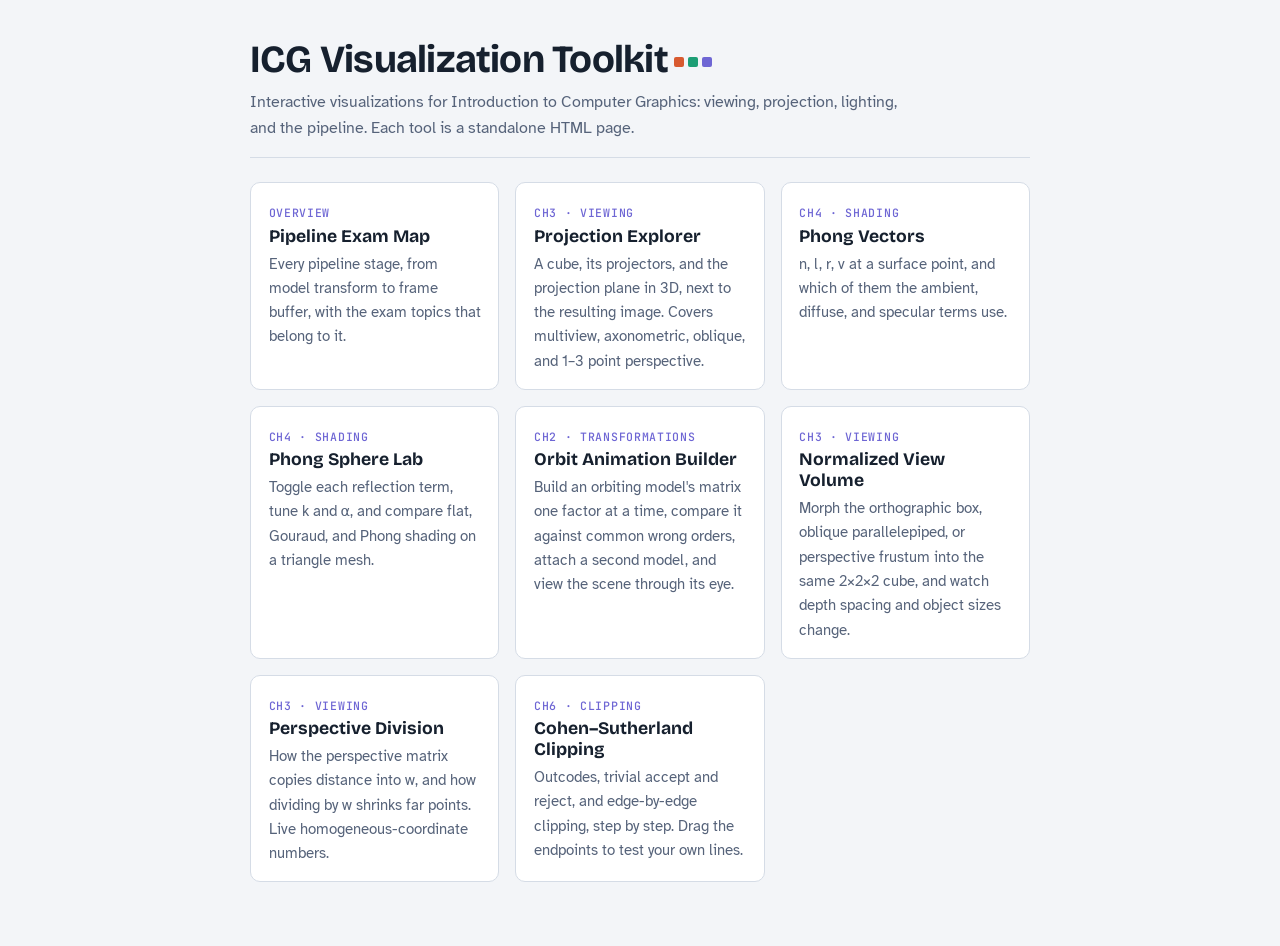
<file: index.html>
<!doctype html>
<html lang="en"><head><meta charset="utf-8"><meta name="viewport" content="width=device-width,initial-scale=1,viewport-fit=cover">
<title>ICG Visualization Toolkit</title>
<link rel="stylesheet" href="https://fonts.googleapis.com/css2?family=Bricolage+Grotesque:opsz,wght@12..96,500;12..96,700&family=Atkinson+Hyperlegible:wght@400;700&family=JetBrains+Mono:wght@400;500&display=swap">
<link rel="stylesheet" href="assets/common.css">
<style>
.grid{display:grid;grid-template-columns:repeat(auto-fit,minmax(240px,1fr));gap:1rem;margin-top:1.5rem}
.card{display:block;min-width:0;background:var(--panel);border:1px solid var(--rule);border-radius:10px;padding:1rem 1.1rem;color:var(--ink);text-decoration:none}
.card:hover,.card:focus-visible{border-color:var(--z);outline:none}
.card h3{font:700 1.1rem var(--display);margin:0 0 .3rem}
.card p{margin:0;font-size:.92rem;color:var(--muted)}
.tag{font:500 .72rem var(--mono);letter-spacing:.06em;text-transform:uppercase;color:var(--z)}
.ax{display:inline-flex;gap:4px;vertical-align:middle;margin-left:.4rem}.ax i{width:10px;height:10px;border-radius:2px;display:block}
</style></head><body><main>
<header>
  <h1>ICG Visualization Toolkit<span class="ax" aria-hidden="true"><i style="background:var(--x)"></i><i style="background:var(--y)"></i><i style="background:var(--z)"></i></span></h1>
  <p class="lede">Interactive visualizations for Introduction to Computer Graphics: viewing, projection, lighting, and the pipeline. Each tool is a standalone HTML page.</p>
</header>
<div class="grid">
  <a class="card" href="tools/pipeline-map.html"><span class="tag">Overview</span><h3>Pipeline Exam Map</h3><p>Every pipeline stage, from model transform to frame buffer, with the exam topics that belong to it.</p></a>
  <a class="card" href="tools/projection-explorer.html"><span class="tag">Ch3 · Viewing</span><h3>Projection Explorer</h3><p>A cube, its projectors, and the projection plane in 3D, next to the resulting image. Covers multiview, axonometric, oblique, and 1–3 point perspective.</p></a>
  <a class="card" href="tools/phong-vectors.html"><span class="tag">Ch4 · Shading</span><h3>Phong Vectors</h3><p>n, l, r, v at a surface point, and which of them the ambient, diffuse, and specular terms use.</p></a>
  <a class="card" href="tools/phong-sphere-lab.html"><span class="tag">Ch4 · Shading</span><h3>Phong Sphere Lab</h3><p>Toggle each reflection term, tune k and α, and compare flat, Gouraud, and Phong shading on a triangle mesh.</p></a>
  <a class="card" href="tools/orbit-animation.html"><span class="tag">Ch2 · Transformations</span><h3>Orbit Animation Builder</h3><p>Build an orbiting model's matrix one factor at a time, compare it against common wrong orders, attach a second model, and view the scene through its eye.</p></a>
  <a class="card" href="tools/normalized-volume.html"><span class="tag">Ch3 · Viewing</span><h3>Normalized View Volume</h3><p>Morph the orthographic box, oblique parallelepiped, or perspective frustum into the same 2×2×2 cube, and watch depth spacing and object sizes change.</p></a>
  <a class="card" href="tools/perspective-division.html"><span class="tag">Ch3 · Viewing</span><h3>Perspective Division</h3><p>How the perspective matrix copies distance into w, and how dividing by w shrinks far points. Live homogeneous-coordinate numbers.</p></a>
  <a class="card" href="tools/cohen-sutherland.html"><span class="tag">Ch6 · Clipping</span><h3>Cohen–Sutherland Clipping</h3><p>Outcodes, trivial accept and reject, and edge-by-edge clipping, step by step. Drag the endpoints to test your own lines.</p></a>
</div>
</main></body></html>
</file>
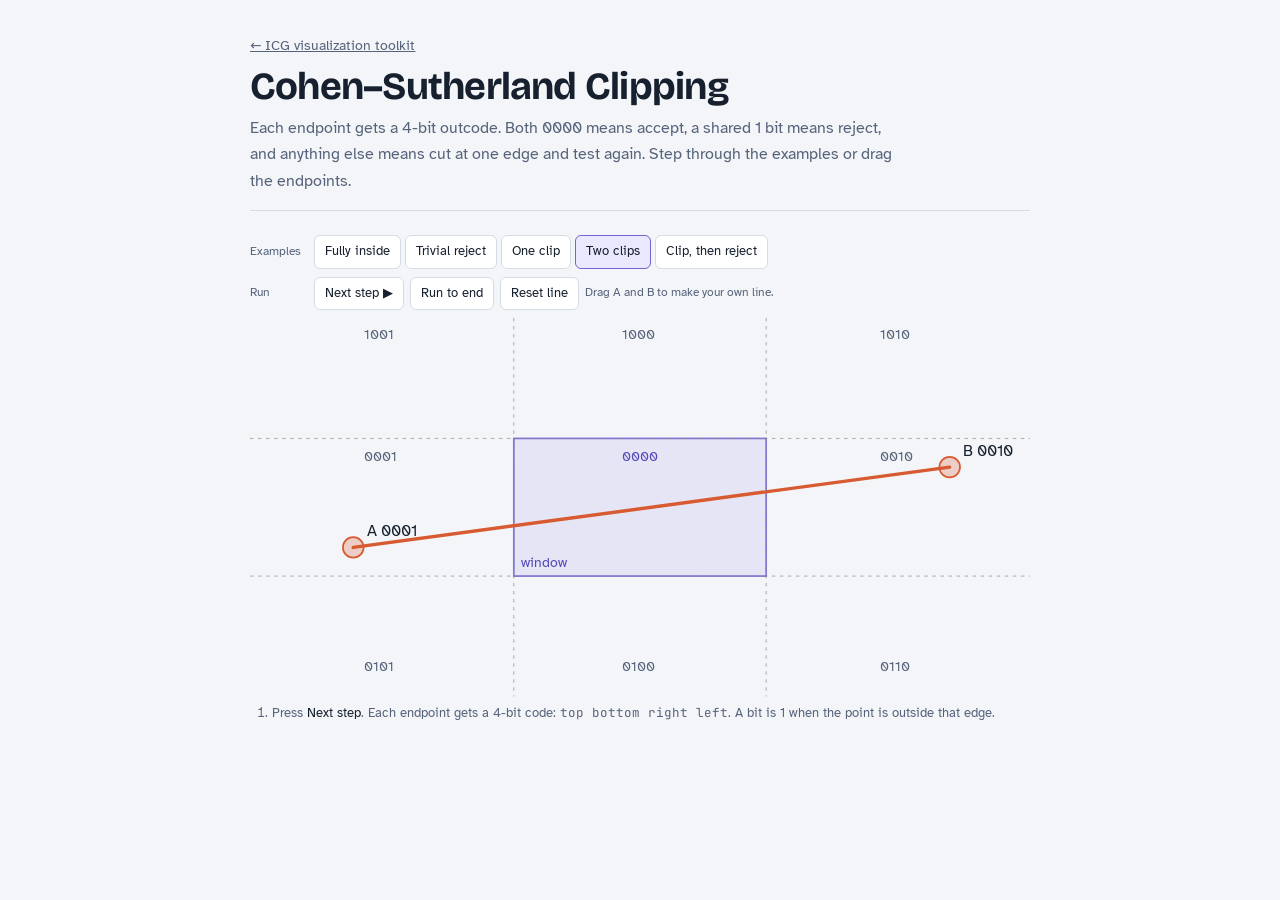
<file: tools/cohen-sutherland.html>
<!doctype html>
<html lang="en"><head><meta charset="utf-8"><meta name="viewport" content="width=device-width,initial-scale=1,viewport-fit=cover">
<title>Cohen–Sutherland Clipping</title>
<link rel="stylesheet" href="https://fonts.googleapis.com/css2?family=Bricolage+Grotesque:opsz,wght@12..96,500;12..96,700&family=Atkinson+Hyperlegible:wght@400;700&family=JetBrains+Mono:wght@400;500&display=swap">
<link rel="stylesheet" href="../assets/common.css">
<style>:root{--text-primary:var(--ink);--text-secondary:var(--muted);--border:var(--rule);--bg-accent:var(--hl);--text-accent:var(--ink);--border-accent:var(--z);--font-mono:var(--mono)}</style>
</head><body><main>
<header>
  <a class="back" href="../index.html">← ICG visualization toolkit</a>
  <h1>Cohen–Sutherland Clipping</h1>
  <p class="lede">Each endpoint gets a 4-bit outcode. Both 0000 means accept, a shared 1 bit means reject, and anything else means cut at one edge and test again. Step through the examples or drag the endpoints.</p>
</header>
<style>
.cs{font-size:14px;color:var(--text-primary)}
.cs .row{display:flex;flex-wrap:wrap;gap:6px;align-items:center;margin:8px 0}
.cs .lb{font-size:12px;color:var(--text-secondary);width:58px}
.cs button{font-size:13px;padding:5px 10px}
.cs button.on{background:var(--bg-accent);color:var(--text-accent);border-color:var(--border-accent)}
.cs .svgw{overflow-x:auto}.cs .svgw svg{display:block;width:100%;min-width:560px;touch-action:none}
.cs ol{margin:6px 0 0;padding-left:1.4rem;font-size:13px;line-height:1.6;color:var(--text-secondary)}
.cs ol li b{color:var(--text-primary);font-weight:500}
.cs code{font-family:var(--font-mono,ui-monospace,monospace);font-size:12.5px}
.cs .hint{font-size:12px;color:var(--text-secondary)}
</style>
<div class="cs">
<h2 class="sr-only" style="position:absolute;left:-9999px">Interactive Cohen–Sutherland line clipping with outcodes, step-by-step log and draggable endpoints.</h2>
<div class="row"><span class="lb">Examples</span><span id="pre"></span></div>
<div class="row"><span class="lb">Run</span><button type="button" id="step">Next step ▶</button><button type="button" id="all">Run to end</button><button type="button" id="reset">Reset line</button><span class="hint">Drag A and B to make your own line.</span></div>
<div class="svgw"><svg viewBox="0 0 680 330" id="sv" role="img"><title>Cohen–Sutherland clipping window</title><desc>A clipping window in the middle, the nine outcode regions around it, and a line from A to B being clipped.</desc><g id="G"></g></svg></div>
<ol id="log"></ol>
</div>
<script>
const NS='http://www.w3.org/2000/svg',$=id=>document.getElementById(id);
const X0=230,X1=450,Y0=105,Y1=225;
const PRE={inside:{n:'Fully inside',a:[270,140],b:[410,200]},reject:{n:'Trivial reject',a:[90,40],b:[330,60]},one:{n:'One clip',a:[300,170],b:[590,290]},two:{n:'Two clips',a:[90,200],b:[610,130]},tricky:{n:'Clip, then reject',a:[140,140],b:[290,50]}};
let pk='two',A0,B0,A,B,log=[],done=false;
const code=p=>(p[1]<Y0?8:0)|(p[1]>Y1?4:0)|(p[0]>X1?2:0)|(p[0]<X0?1:0);
const bits=c=>c.toString(2).padStart(4,'0');
const nm=['left (x = x_min)','right (x = x_max)','bottom (y = y_min)','top (y = y_max)'];
function load(k){pk=k;A0=PRE[k].a.slice();B0=PRE[k].b.slice();reset()}
function reset(){A=A0.slice();B=B0.slice();log=[];done=false;draw()}
function step(){if(done)return;const ca=code(A),cb=code(B);
 if((ca|cb)===0){log.push(`A = <code>${bits(ca)}</code>, B = <code>${bits(cb)}</code>. <b>Both 0000 → trivially accept.</b> Draw the line. Done.`);done=true;return}
 if(ca&cb){log.push(`A = <code>${bits(ca)}</code>, B = <code>${bits(cb)}</code>. AND = <code>${bits(ca&cb)}</code> ≠ 0000 → <b>both ends are outside the same edge → trivially reject.</b> Done.`);done=true;return}
 const useA=ca!==0,c=useA?ca:cb,P=useA?A:B,Q=useA?B:A;let bit=8,ix;
 for(const bt of[8,4,2,1])if(c&bt){bit=bt;break}
 if(bit===8||bit===4){const y=bit===8?Y0:Y1;ix=[P[0]+(Q[0]-P[0])*(y-P[1])/(Q[1]-P[1]),y]}else{const x=bit===2?X1:X0;ix=[x,P[1]+(Q[1]-P[1])*(x-P[0])/(Q[0]-P[0])]}
 const edge=nm[[1,2,4,8].indexOf(bit)];
 log.push(`A = <code>${bits(ca)}</code>, B = <code>${bits(cb)}</code>. AND = <code>0000</code> but not both 0 → <b>can't decide.</b> ${useA?'A':'B'} is outside, so intersect the line with the ${edge} edge and move ${useA?'A':'B'} there.`);
 if(useA)A=ix;else B=ix;}
function draw(){const G=$('G');G.innerHTML='';
 const el=(t,a)=>{const x=document.createElementNS(NS,t);for(const k in a)x.setAttribute(k,a[k]);G.appendChild(x);return x};
 const tx=(x,y,s,c,st)=>{const e=el('text',{x,y,class:c||'ts'});if(st)e.setAttribute('style',st);e.textContent=s};
 el('rect',{x:X0,y:Y0,width:X1-X0,height:Y1-Y0,fill:'#7F77DD','fill-opacity':.12,stroke:'#7F77DD','stroke-width':1.5});
 [[X0,0,X0,330],[X1,0,X1,330],[0,Y0,680,Y0],[0,Y1,680,Y1]].forEach(l=>el('line',{x1:l[0],y1:l[1],x2:l[2],y2:l[3],stroke:'#888780','stroke-width':0.6,'stroke-dasharray':'3 4'}));
 const cx=[X0/2,(X0+X1)/2,(X1+680)/2],cy=[Y0/2,(Y0+Y1)/2,(Y1+330)/2];
 for(let i=0;i<3;i++)for(let j=0;j<3;j++){const c=(i===0?8:i===2?4:0)|(j===0?1:j===2?2:0);tx(cx[j]-16,cy[i]+(i===1?-40:i===0?-34:30),bits(c),'ts',i===1&&j===1?'fill:#534AB7;font-weight:500':'')}
 tx(X0+6,Y1-8,'window','ts','fill:#534AB7');
 el('line',{x1:A0[0],y1:A0[1],x2:B0[0],y2:B0[1],stroke:'#888780','stroke-width':1.5,'stroke-dasharray':'5 4'});
 const ok=done&&!(code(A)&code(B))&&!(code(A)|code(B));const rej=done&&!ok;
 if(!rej)el('line',{x1:A[0],y1:A[1],x2:B[0],y2:B[1],stroke:ok?'#1D9E75':'#D85A30','stroke-width':3,'stroke-linecap':'round'});
 if(rej)tx(250,312,'Rejected: nothing inside the window is drawn','ts','fill:#A32D2D');
 if(ok)tx(250,312,'Accepted: the green part is what gets drawn','ts','fill:#0F6E56');
 [[A0,'A',0],[B0,'B',1]].forEach(([p,l,i])=>{const g=el('circle',{cx:p[0],cy:p[1],r:9,fill:'#D85A30','fill-opacity':.25,stroke:'#D85A30','stroke-width':1.5,style:'cursor:grab'});g.dataset.i=i;tx(p[0]+12,p[1]-10,l+' '+bits(code(p)),'th')});
 if(A[0]!==A0[0]||A[1]!==A0[1]){el('circle',{cx:A[0],cy:A[1],r:4,fill:'#EF9F27'});tx(A[0]+8,A[1]+16,"A'",'ts')}
 if(B[0]!==B0[0]||B[1]!==B0[1]){el('circle',{cx:B[0],cy:B[1],r:4,fill:'#EF9F27'});tx(B[0]+8,B[1]+16,"B'",'ts')}
 $('log').innerHTML=log.map(s=>'<li>'+s+'</li>').join('')||'<li>Press <b>Next step</b>. Each endpoint gets a 4-bit code: <code>top bottom right left</code>. A bit is 1 when the point is outside that edge.</li>';
 document.querySelectorAll('#pre button').forEach(b=>b.classList.toggle('on',b.dataset.k===pk));}
Object.keys(PRE).forEach(k=>{const b=document.createElement('button');b.type='button';b.textContent=PRE[k].n;b.dataset.k=k;b.onclick=()=>load(k);$('pre').appendChild(b);$('pre').append(' ')});
$('step').onclick=()=>{step();draw()};$('all').onclick=()=>{let g=0;while(!done&&g++<10)step();draw()};$('reset').onclick=reset;
const sv=$('sv');let drag=null;
const pt=e=>{const r=sv.getBoundingClientRect();return[(e.clientX-r.left)*680/r.width,(e.clientY-r.top)*330/r.height]};
sv.addEventListener('pointerdown',e=>{if(e.target.dataset&&e.target.dataset.i!==undefined){drag=+e.target.dataset.i;sv.setPointerCapture(e.pointerId)}});
sv.addEventListener('pointermove',e=>{if(drag===null)return;const p=pt(e).map((v,i)=>Math.max(8,Math.min(i?322:672,v)));if(drag===0)A0=p;else B0=p;pk='';A=A0.slice();B=B0.slice();log=[];done=false;draw()});
sv.addEventListener('pointerup',()=>{drag=null});
load('two');
</script>

</main></body></html>
</file>
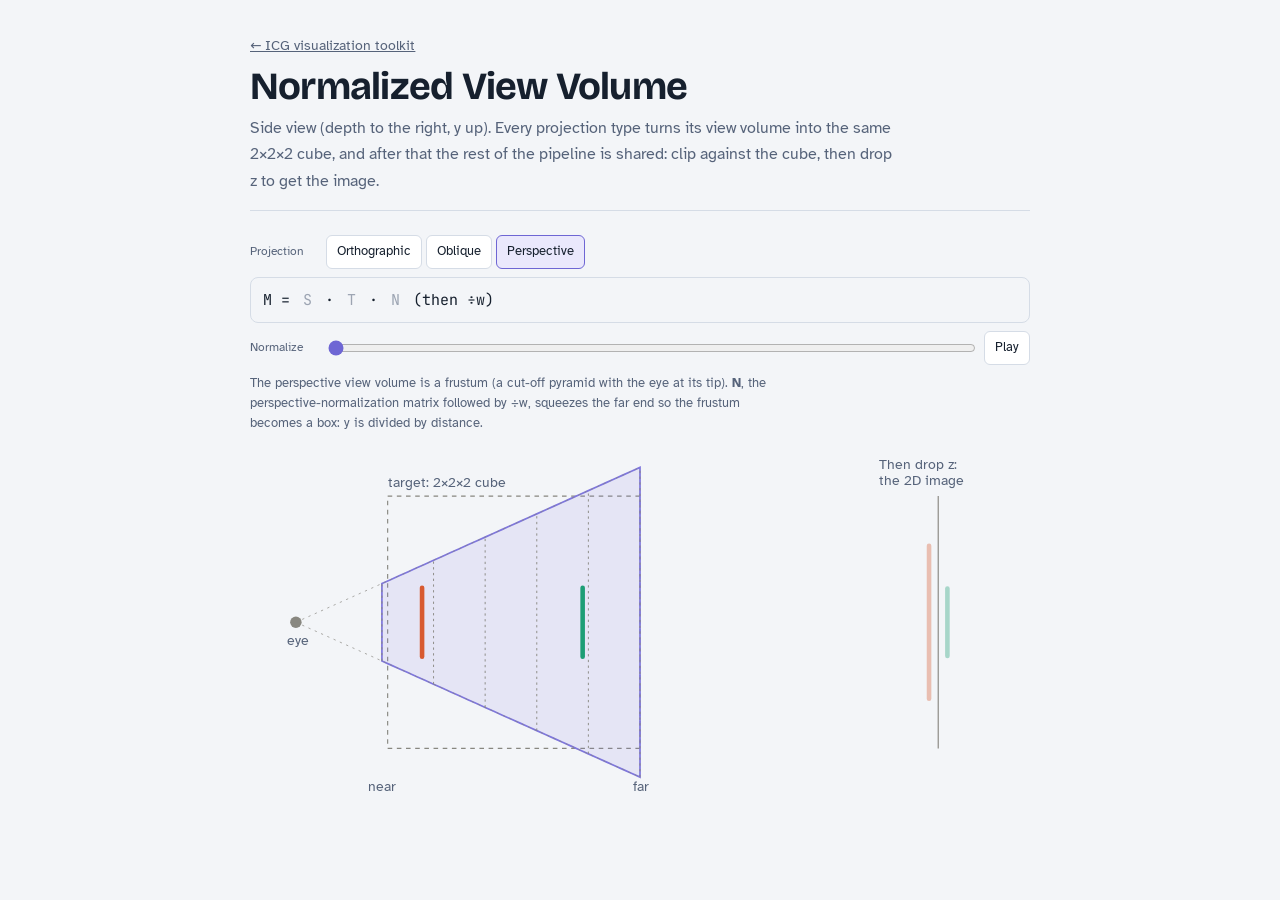
<file: tools/normalized-volume.html>
<!doctype html>
<html lang="en"><head><meta charset="utf-8"><meta name="viewport" content="width=device-width,initial-scale=1,viewport-fit=cover">
<title>Normalized View Volume</title>
<link rel="stylesheet" href="https://fonts.googleapis.com/css2?family=Bricolage+Grotesque:opsz,wght@12..96,500;12..96,700&family=Atkinson+Hyperlegible:wght@400;700&family=JetBrains+Mono:wght@400;500&display=swap">
<link rel="stylesheet" href="../assets/common.css">
<style>:root{--text-primary:var(--ink);--text-secondary:var(--muted);--border:var(--rule);--bg-accent:var(--hl);--text-accent:var(--ink);--border-accent:var(--z);--font-mono:var(--mono)}</style>
</head><body><main>
<header>
  <a class="back" href="../index.html">← ICG visualization toolkit</a>
  <h1>Normalized View Volume</h1>
  <p class="lede">Side view (depth to the right, y up). Every projection type turns its view volume into the same 2×2×2 cube, and after that the rest of the pipeline is shared: clip against the cube, then drop z to get the image.</p>
</header>
<style>
.nv{font-size:14px;color:var(--text-primary)}
.nv .row{display:flex;flex-wrap:wrap;gap:6px;align-items:center;margin:8px 0}
.nv .lb{font-size:12px;color:var(--text-secondary);width:70px}
.nv button{font-size:13px;padding:5px 10px}
.nv button.on{background:var(--bg-accent);color:var(--text-accent);border-color:var(--border-accent)}
.nv .expr{font-family:var(--font-mono,ui-monospace,monospace);font-size:15px;padding:10px 12px;border:0.5px solid var(--border);border-radius:8px;margin:6px 0;overflow-x:auto;white-space:nowrap}
.nv .expr span{padding:1px 4px;border-radius:4px;color:var(--text-secondary);opacity:.55}
.nv .expr span.done{opacity:1;color:var(--text-primary)}
.nv .expr span.now{opacity:1;background:#FAEEDA;color:#633806}
.nv .note{font-size:13px;color:var(--text-secondary);margin:4px 0 0;line-height:1.55;min-height:40px}
.nv .svgw{overflow-x:auto}.nv .svgw svg{display:block;width:100%;min-width:560px}
</style>
<div class="nv">
<h2 class="sr-only" style="position:absolute;left:-9999px">Side view of a view volume being transformed into the canonical normalized cube, for orthographic, oblique and perspective projection.</h2>
<div class="row"><span class="lb">Projection</span><span id="types"></span></div>
<div class="expr" id="expr"></div>
<div class="row"><span class="lb">Normalize</span><input type="range" id="k" min="0" max="100" value="0" step="1" style="flex:1;min-width:140px"><button type="button" id="play">Play</button></div>
<p class="note" id="note"></p>
<div class="svgw"><svg viewBox="0 0 680 330" role="img"><title>View volume to normalized cube</title><desc>Side view with depth to the right and y up. The view volume morphs into the 2 by 2 cube; a strip on the right shows the image after dropping z.</desc>
<g id="G"></g></svg></div>
</div>
<script>
const NS='http://www.w3.org/2000/svg',$=id=>document.getElementById(id);
const n=1.5,f=6,tanA=0.45,H=1.6,SK=0.35;
const zn=-n,zf=-f,sz=(zn+zf)/(zn-zf),tz=-2*zn*zf/(zn-zf);
const E=(d,y)=>[40+d*50,165-y*50], Nm=(zN,yN)=>[230+zN*110,165-yN*110];
const TY={
ortho:{n:'Orthographic',fs:['S','T'],hh:d=>H,y0:d=>0,norm:(d,y)=>[2*(d-n)/(f-n)-1,y/H],
 note:['The orthographic view volume is already a box. <b>T</b> moves its center to the origin and <b>S</b> scales every side to length 2.','Box → cube. Depth stays linear: equally spaced planes stay equally spaced.']},
obl:{n:'Oblique',fs:['S','T','H(θ,φ)'],hh:d=>H,y0:d=>SK*(d-n),norm:(d,y)=>[2*(d-n)/(f-n)-1,(y-SK*(d-n))/H],
 note:['Oblique projectors are slanted, so the view volume is a slanted parallelepiped. First the shear <b>H(θ,φ)</b> straightens it into a box (projectors now parallel to z).','After the shear it is an ordinary orthographic box, so <b>S·T</b> finishes the job exactly as in the orthographic case.']},
persp:{n:'Perspective',fs:['S','T','N'],hh:d=>tanA*d,y0:d=>0,norm:(d,y)=>[-(sz+tz/(-d)),y/(tanA*d)],
 note:['The perspective view volume is a frustum (a cut-off pyramid with the eye at its tip). <b>N</b>, the perspective-normalization matrix followed by ÷w, squeezes the far end so the frustum becomes a box: y is divided by distance.','The far bar is now shorter than the near one. The perspective effect is built into the shape of the cube, so from here on a plain orthographic projection (drop z) finishes it. Depth spacing is now nonlinear: the planes bunch up toward the far side.']}};
let ty='persp',timer=null;
const tb=$('types');Object.keys(TY).forEach(k=>{const b=document.createElement('button');b.type='button';b.textContent=TY[k].n;b.dataset.k=k;b.onclick=()=>{ty=k;draw()};tb.appendChild(b);tb.append(' ')});
function el(t,a){const x=document.createElementNS(NS,t);for(const k in a)x.setAttribute(k,a[k]);$('G').appendChild(x);return x}
function tx(x,y,s,c,st){const e=el('text',{x,y,class:c||'ts'});if(st)e.setAttribute('style',st);e.textContent=s}
function draw(){
document.querySelectorAll('#types button').forEach(b=>b.classList.toggle('on',b.dataset.k===ty));
const T=TY[ty],k=+$('k').value/100;$('G').innerHTML='';
const two=ty==='obl';
const pos=(d,y)=>{const a=E(d,y),c=Nm(...T.norm(d,y));
 if(!two)return[a[0]+(c[0]-a[0])*k,a[1]+(c[1]-a[1])*k];
 const s=E(d,y-SK*(d-n));if(k<0.5){const q=k*2;return[a[0]+(s[0]-a[0])*q,a[1]+(s[1]-a[1])*q]}const q=(k-0.5)*2;return[s[0]+(c[0]-s[0])*q,s[1]+(c[1]-s[1])*q]};
const at=(d,fr)=>T.y0(d)+fr*T.hh(d);
const stage=two?(k===0?0:k<0.5?1:k<1?2:3):(k===0?0:k<1?1:2);
const fs=T.fs,m=fs.length;
const cls=i=>{if(!two)return stage===0?'':stage===1?'now':'done';const isH=i===m-1;if(stage===0)return'';if(stage===1)return isH?'now':'';if(stage===2)return isH?'done':'now';return'done'};
$('expr').innerHTML='M = '+fs.map((s,i)=>`<span class="${cls(i)}">${s}</span>`).join(' · ')+(ty==='persp'?'   (then ÷w)':'');
$('note').innerHTML=two?(k<0.5?T.note[0]:T.note[1]):(k<1?T.note[0]:T.note[1]);
const cube=[Nm(-1,-1),Nm(1,-1),Nm(1,1),Nm(-1,1)];
el('polygon',{points:cube.map(p=>p.join(',')).join(' '),fill:'none',stroke:'#888780','stroke-width':1,'stroke-dasharray':'4 4'});
tx(cube[3][0],cube[3][1]-8,'target: 2×2×2 cube');
const bnd=[];const N=30;for(let i=0;i<=N;i++)bnd.push(pos(n+(f-n)*i/N,at(n+(f-n)*i/N,-1)));for(let i=N;i>=0;i--)bnd.push(pos(n+(f-n)*i/N,at(n+(f-n)*i/N,1)));
el('polygon',{points:bnd.map(p=>p.join(',')).join(' '),fill:'#7F77DD','fill-opacity':.12,stroke:'#7F77DD','stroke-width':1.5});
for(let i=0;i<6;i++){const d=n+(f-n)*i/5,a=pos(d,at(d,-1)),b=pos(d,at(d,1));el('line',{x1:a[0],y1:a[1],x2:b[0],y2:b[1],stroke:'#888780','stroke-width':0.8,'stroke-dasharray':'2 3'})}
const bars=[[2.2,'#D85A30','near bar'],[5,'#1D9E75','far bar']],bh=0.6;
bars.forEach(([d,c])=>{const yy=ty==='obl'?T.y0(d):0;const a=pos(d,yy-bh),b=pos(d,yy+bh);el('line',{x1:a[0],y1:a[1],x2:b[0],y2:b[1],stroke:c,'stroke-width':4,'stroke-linecap':'round'})});
if(k<0.02){const e0=E(0,0);if(ty==='persp'){el('circle',{cx:e0[0],cy:e0[1],r:5,fill:'#888780'});tx(e0[0]-8,e0[1]+20,'eye');
for(const s of[-1,1]){const p=E(f,tanA*f*s);el('line',{x1:e0[0],y1:e0[1],x2:p[0],y2:p[1],stroke:'#888780','stroke-width':0.6,'stroke-dasharray':'2 4'})}}
else{tx(30,300,ty==='obl'?'Projectors slanted along the DOP':'Projectors parallel to z')}}
const nl=E(n,-3.0),fl=E(f,-3.0);if(k<0.02){tx(nl[0]-12,312,'near');tx(fl[0]-6,312,'far')}else if(k>0.98){tx(Nm(-1,0)[0]-14,312,'z = −1');tx(Nm(1,0)[0]-14,312,'z = +1')}
const ix=600;el('line',{x1:ix,y1:Nm(0,-1)[1],x2:ix,y2:Nm(0,1)[1],stroke:'#888780','stroke-width':1});
tx(548,Nm(0,1)[1]-24,'Then drop z:');tx(548,Nm(0,1)[1]-10,'the 2D image');
bars.forEach(([d,c],i)=>{const yy=ty==='obl'?T.y0(d):0;const q=T.norm(d,yy);const top=Nm(0,q[1]+bh/T.hh(d)*(ty==='persp'?1:1)),bot=Nm(0,q[1]-bh/T.hh(d));const x=ix-8+i*16;el('line',{x1:x,y1:top[1],x2:x,y2:bot[1],stroke:c,'stroke-width':4,'stroke-linecap':'round',opacity:k>0.98?1:.35})});
}
$('k').addEventListener('input',draw);
$('play').onclick=()=>{if(timer){clearInterval(timer);timer=null;$('play').textContent='Play';return}if(+$('k').value>=100)$('k').value=0;$('play').textContent='Pause';timer=setInterval(()=>{const v=Math.min(100,+$('k').value+2);$('k').value=v;draw();if(v>=100){clearInterval(timer);timer=null;$('play').textContent='Play'}},40)};
draw();
</script>

</main></body></html>
</file>
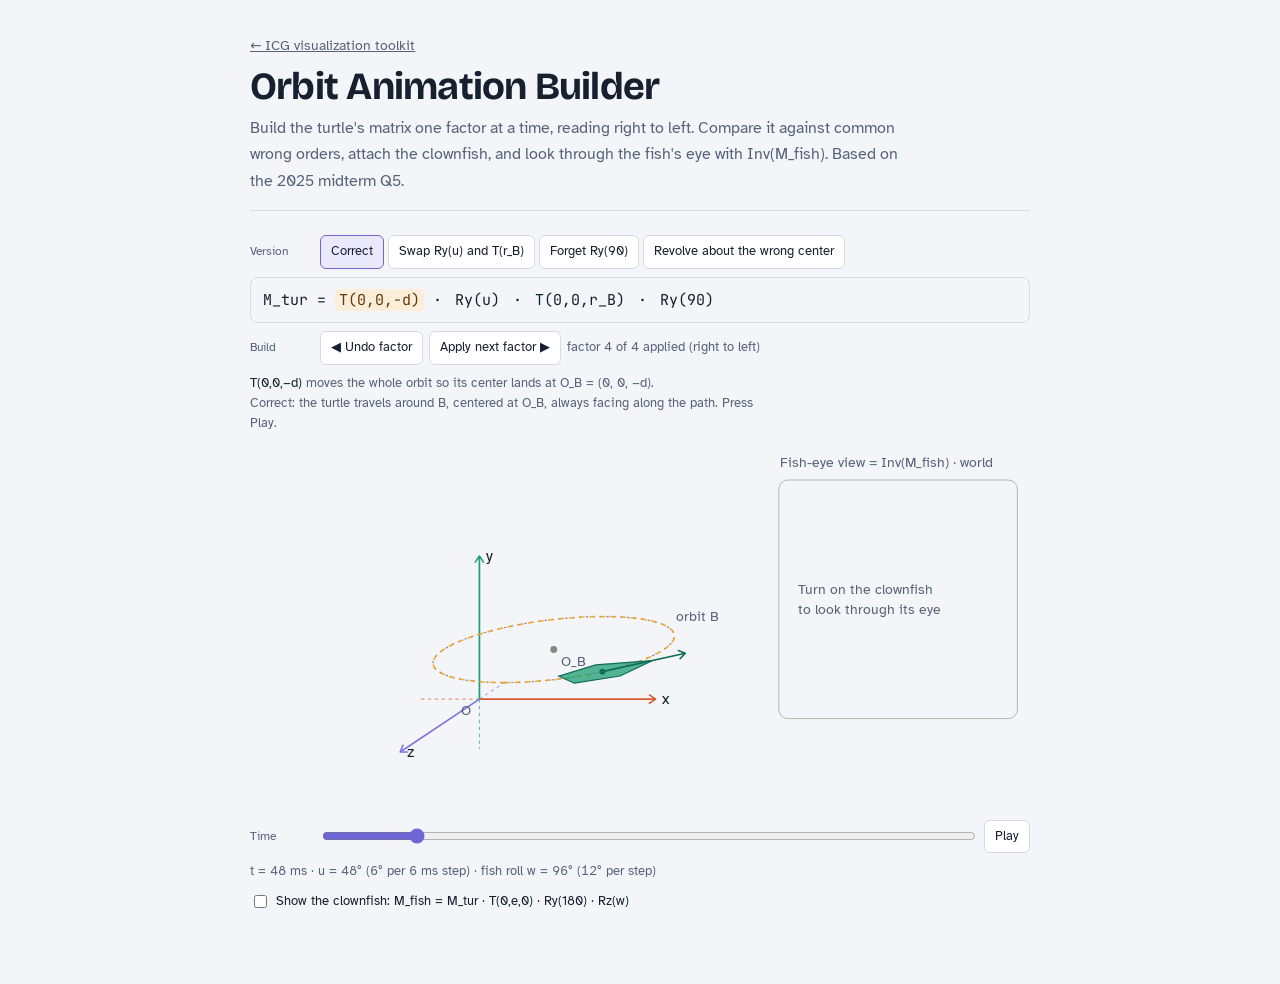
<file: tools/orbit-animation.html>
<!doctype html>
<html lang="en"><head><meta charset="utf-8"><meta name="viewport" content="width=device-width,initial-scale=1,viewport-fit=cover">
<title>Orbit Animation Builder</title>
<link rel="stylesheet" href="https://fonts.googleapis.com/css2?family=Bricolage+Grotesque:opsz,wght@12..96,500;12..96,700&family=Atkinson+Hyperlegible:wght@400;700&family=JetBrains+Mono:wght@400;500&display=swap">
<link rel="stylesheet" href="../assets/common.css">
<style>:root{--text-primary:var(--ink);--text-secondary:var(--muted);--border:var(--rule);--bg-accent:var(--hl);--text-accent:var(--ink);--border-accent:var(--z);--font-mono:var(--mono)}</style>
</head><body><main>
<header>
  <a class="back" href="../index.html">← ICG visualization toolkit</a>
  <h1>Orbit Animation Builder</h1>
  <p class="lede">Build the turtle's matrix one factor at a time, reading right to left. Compare it against common wrong orders, attach the clownfish, and look through the fish's eye with Inv(M_fish). Based on the 2025 midterm Q5.</p>
</header>
<style>
.an{font-size:14px;color:var(--text-primary)}
.an .row{display:flex;flex-wrap:wrap;gap:6px;align-items:center;margin:8px 0}
.an .lb{font-size:12px;color:var(--text-secondary);width:64px}
.an button{font-size:13px;padding:5px 10px}
.an button.on{background:var(--bg-accent);color:var(--text-accent);border-color:var(--border-accent)}
.an .expr{font-family:var(--font-mono,ui-monospace,monospace);font-size:15px;padding:10px 12px;border:0.5px solid var(--border);border-radius:8px;margin:6px 0;overflow-x:auto;white-space:nowrap}
.an .expr span{padding:1px 4px;border-radius:4px;color:var(--text-secondary);opacity:.55}
.an .expr span.done{opacity:1;color:var(--text-primary)}
.an .expr span.now{opacity:1;background:#FAEEDA;color:#633806}
.an .note{font-size:13px;color:var(--text-secondary);min-height:40px;margin:4px 0 0;line-height:1.55}
.an .note b{color:var(--text-primary);font-weight:500}
.an .svgw{overflow-x:auto}
.an .svgw svg{display:block;width:100%;min-width:560px}
.an .ro{font-size:13px;color:var(--text-secondary);font-variant-numeric:tabular-nums}
</style>
<div class="an">
<h2 class="sr-only" style="position:absolute;left:-9999px">Step-by-step builder for the orbit animation matrix, with a turtle, an attached clownfish and the fish-eye view.</h2>
<div class="row"><span class="lb">Version</span><span id="vars"></span></div>
<div class="expr" id="expr"></div>
<div class="row"><span class="lb">Build</span><button type="button" id="prev">◀ Undo factor</button><button type="button" id="next">Apply next factor ▶</button><span class="ro" id="stg"></span></div>
<p class="note" id="note"></p>
<div class="svgw"><svg viewBox="0 0 680 330" id="sv" role="img"><title>Turtle orbit scene and fish-eye view</title><desc>Left: world axes, orbit B and the turtle under the current matrix. Right: the scene as seen from the fish's eye.</desc>
<defs><marker id="arrow" viewBox="0 0 10 10" refX="8" refY="5" markerWidth="6" markerHeight="6" orient="auto-start-reverse"><path d="M2 1L8 5L2 9" fill="none" stroke="context-stroke" stroke-width="1.5" stroke-linecap="round" stroke-linejoin="round"/></marker>
<clipPath id="cpL"><rect x="0" y="0" width="450" height="330"/></clipPath><clipPath id="cpF"><rect x="462" y="42" width="206" height="206" rx="8"/></clipPath></defs>
<g id="W" clip-path="url(#cpL)"></g>
<rect x="461" y="41" width="208" height="208" rx="8" fill="none" stroke="#888780" stroke-width="0.5"/>
<text class="ts" x="462" y="30">Fish-eye view = Inv(M_fish) · world</text>
<g id="F" clip-path="url(#cpF)"></g>
</svg></div>
<div class="row"><span class="lb">Time</span><input type="range" id="t" min="0" max="354" step="6" value="48" style="flex:1;min-width:140px"><button type="button" id="play">Play</button></div>
<div class="row"><span class="ro" id="ro"></span></div>
<div class="row"><label style="display:flex;gap:6px;align-items:center;font-size:13px;cursor:pointer"><input type="checkbox" id="fish">Show the clownfish: M_fish = M_tur · T(0,e,0) · Ry(180) · Rz(w)</label></div>
</div>
<script>
const d=3,rB=2,e=1.2,rad=x=>x*Math.PI/180;
const I=()=>[1,0,0,0,0,1,0,0,0,0,1,0,0,0,0,1];
const T=(x,y,z)=>[1,0,0,x,0,1,0,y,0,0,1,z,0,0,0,1];
const Ry=a=>{const c=Math.cos(rad(a)),s=Math.sin(rad(a));return[c,0,s,0,0,1,0,0,-s,0,c,0,0,0,0,1]};
const Rz=a=>{const c=Math.cos(rad(a)),s=Math.sin(rad(a));return[c,-s,0,0,s,c,0,0,0,0,1,0,0,0,0,1]};
const mul=(A,B)=>{const C=new Array(16).fill(0);for(let i=0;i<4;i++)for(let j=0;j<4;j++)for(let k=0;k<4;k++)C[i*4+j]+=A[i*4+k]*B[k*4+j];return C};
const ap=(M,p)=>[0,1,2].map(i=>M[i*4]*p[0]+M[i*4+1]*p[1]+M[i*4+2]*p[2]+M[i*4+3]);
const inv=M=>{const o=I();for(let i=0;i<3;i++){for(let j=0;j<3;j++)o[i*4+j]=M[j*4+i];o[i*4+3]=-(M[i]*M[3]+M[4+i]*M[7]+M[8+i]*M[11])}return o};
const fT={l:'T(0,0,−d)',m:()=>T(0,0,-d),w:'<b>T(0,0,−d)</b> moves the whole orbit so its center lands at O_B = (0, 0, −d).'};
const fR={l:'Ry(u)',m:u=>Ry(u),w:'<b>Ry(u)</b> revolves the turtle u° about the y axis. Position and heading turn together, so it stays tangent to the orbit.'};
const fP={l:'T(0,0,r_B)',m:()=>T(0,0,rB),w:'<b>T(0,0,r_B)</b> pushes it out by the radius to the front point of the orbit. That orbit is still centered on the origin.'};
const f9={l:'Ry(90)',m:()=>Ry(90),w:'<b>Ry(90)</b> turns the turtle from facing +z to facing +x, the tangent direction at the starting point.'};
const VAR={
ok:{n:'Correct',fs:[fT,fR,fP,f9],bug:'Correct: the turtle travels around B, centered at O_B, always facing along the path. Press Play.'},
swap:{n:'Swap Ry(u) and T(r_B)',fs:[fT,fP,Object.assign({},fR,{w:'<b>Ry(u)</b> is applied while the turtle is still at the origin, so it only spins on the spot.'}),f9],bug:'Bug: Ry(u) runs before the push-out, so the turtle spins in place at the front of the orbit and never travels around it.'},
noface:{n:'Forget Ry(90)',fs:[fT,fR,fP],bug:'Bug: without Ry(90) the turtle keeps facing +z, which at the start point is straight outward. It orbits correctly but always faces away from the center instead of along the path.'},
center:{n:'Revolve about the wrong center',fs:[Object.assign({},fR,{w:'<b>Ry(u)</b> now runs after the orbit was moved, so it swings everything around the world y axis instead of O_B.'}),fT,fP,f9],bug:'Bug: the revolution happens about the world origin, so the actual path (orange) is a circle of radius d − r_B around O, not orbit B.'}};
let vk='ok',stage=4,t=48,timer=null;
const $=id=>document.getElementById(id);
const vb=$('vars');Object.keys(VAR).forEach(k=>{const b=document.createElement('button');b.type='button';b.textContent=VAR[k].n;b.dataset.k=k;b.onclick=()=>{vk=k;stage=VAR[k].fs.length;draw()};vb.appendChild(b);vb.append(' ')});
const P=p=>[200+(p[0]-0.45*p[2])*48,232-(p[1]-0.3*p[2])*48];
const NS='http://www.w3.org/2000/svg';
function el(g,t,a,st){const x=document.createElementNS(NS,t);for(const k in a)x.setAttribute(k,a[k]);if(st)x.setAttribute('style',st);g.appendChild(x);return x}
function txt(g,p,s,cls,st){const x=el(g,'text',{x:p[0],y:p[1],class:cls||'ts'},st);x.textContent=s}
function poly(g,pts,a){el(g,'polygon',Object.assign({points:pts.map(p=>P(p).join(',')).join(' ')},a))}
function ln(g,a,b,at){const A=P(a),B=P(b);el(g,'line',Object.assign({x1:A[0],y1:A[1],x2:B[0],y2:B[1]},at))}
const TUR=[[0,0,0.9],[0.5,0,0.1],[0.32,0,-0.65],[-0.32,0,-0.65],[-0.5,0,0.1]];
const FB=[[0,0,-0.7],[0.25,0,0],[0,0,0.45],[-0.25,0,0]],FF=[[0,0,-0.15],[0,0.42,0.15],[0,0,0.35]];
function Mof(k,u,s){const fs=VAR[k].fs,n=fs.length;let M=I();for(let i=n-s;i<n;i++)M=mul(M,fs[i].m(u));return M}
function draw(){
const v=VAR[vk],fs=v.fs,n=fs.length,u=t,w=(2*t)%360;stage=Math.max(0,Math.min(n,stage));
document.querySelectorAll('#vars button').forEach(b=>b.classList.toggle('on',b.dataset.k===vk));
$('expr').innerHTML='M_tur = '+fs.map((f,i)=>`<span class="${i>n-stage?'done':i===n-stage?'now':''}">${f.l}</span>`).join(' · ');
$('stg').textContent=`factor ${stage} of ${n} applied (right to left)`;
$('note').innerHTML=stage===0?'The turtle model as loaded: centered at the origin, facing +z. Press <b>Apply next factor</b> to apply the rightmost factor.':(stage===n?fs[0].w+'<br>'+v.bug:fs[n-stage].w);
$('ro').textContent=`t = ${t} ms   ·   u = ${u}° (6° per 6 ms step)   ·   fish roll w = ${w}° (12° per step)`;
const W=$('W');W.innerHTML='';
[[[3.2,0,0],'#D85A30','x'],[[0,2.6,0],'#1D9E75','y'],[[0,0,3.2],'#7F77DD','z']].forEach(([a,c,l])=>{ln(W,[0,0,0],a,{stroke:c,'stroke-width':1.5,'marker-end':'url(#arrow)'});ln(W,[0,0,0],a.map(x=>-x*0.35),{stroke:c,'stroke-width':1,'stroke-dasharray':'3 3',opacity:.6});const q=P(a);txt(W,[q[0]+6,q[1]+4],l,'th')});
const ob=[];for(let i=0;i<=64;i++){const a=2*Math.PI*i/64;ob.push(P([rB*Math.sin(a),0,-d+rB*Math.cos(a)]))}
el(W,'polyline',{points:ob.map(p=>p.join(',')).join(' '),fill:'none',stroke:'#888780','stroke-width':1,'stroke-dasharray':'2 4'});
const lb=P([rB*0.72,0,-d-rB*0.72]);txt(W,[lb[0]+6,lb[1]-4],'orbit B');
const oc=P([0,0,-d]);el(W,'circle',{cx:oc[0],cy:oc[1],r:3,fill:'#888780'});txt(W,[oc[0]+6,oc[1]+14],'O_B');
const o0=P([0,0,0]);txt(W,[o0[0]-16,o0[1]+14],'O');
if(stage===n){const pa=[];for(let a=0;a<=360;a+=6)pa.push(P(ap(Mof(vk,a,n),[0,0,0])));el(W,'polyline',{points:pa.map(p=>p.join(',')).join(' '),fill:'none',stroke:'#EF9F27','stroke-width':1.5,'stroke-dasharray':'5 4',opacity:.8})}
const drawTur=(M,ghost)=>{poly(W,TUR.map(p=>ap(M,p)),ghost?{fill:'none',stroke:'#1D9E75','stroke-width':1,'stroke-dasharray':'3 3',opacity:.6}:{fill:'#1D9E75','fill-opacity':.75,stroke:'#0F6E56','stroke-width':1});
if(!ghost){ln(W,ap(M,[0,0,0]),ap(M,[0,0,1.5]),{stroke:'#0F6E56','stroke-width':1.5,'marker-end':'url(#arrow)'});const c=P(ap(M,[0,0,0]));el(W,'circle',{cx:c[0],cy:c[1],r:2.5,fill:'#0F6E56'})}};
if(stage>0&&stage<n)drawTur(Mof(vk,u,stage-1),true);
const M=Mof(vk,u,stage);drawTur(M,false);
const F=$('F');F.innerHTML='';
if($('fish').checked&&stage===n){const Mf=mul(M,mul(T(0,e,0),mul(Ry(180),Rz(w))));
ln(W,ap(M,[0,0,0]),ap(Mf,[0,0,0]),{stroke:'#888780','stroke-width':1,'stroke-dasharray':'3 3'});const em=P(ap(M,[0,e/2,0]));txt(W,[em[0]+6,em[1]],'e');
poly(W,FB.map(p=>ap(Mf,p)),{fill:'#D85A30','fill-opacity':.8,stroke:'#993C1D','stroke-width':1});poly(W,FF.map(p=>ap(Mf,p)),{fill:'#F5C4B3',stroke:'#993C1D','stroke-width':1});
const V=inv(Mf),fe=p=>{const q=ap(V,p);return q[2]<-0.08?[565+45*q[0]/(-q[2]),145-45*q[1]/(-q[2])]:null};
const seg=(a,b,at,k)=>{k=k||10;for(let i=0;i<k;i++){const p=a.map((x,j)=>x+(b[j]-x)*i/k),q=a.map((x,j)=>x+(b[j]-x)*(i+1)/k),A=fe(p),B=fe(q);if(A&&B)el(F,'line',Object.assign({x1:A[0],y1:A[1],x2:B[0],y2:B[1]},at))}};
for(let i=0;i<64;i++){const a1=2*Math.PI*i/64,a2=2*Math.PI*(i+1)/64;seg([rB*Math.sin(a1),0,-d+rB*Math.cos(a1)],[rB*Math.sin(a2),0,-d+rB*Math.cos(a2)],{stroke:'#888780','stroke-width':1},2)}
[[[3.2,0,0],'#D85A30'],[[0,2.6,0],'#1D9E75'],[[0,0,3.2],'#7F77DD']].forEach(([a,c])=>seg(a.map(x=>-x*0.35),a,{stroke:c,'stroke-width':1.5},24));
const tw=TUR.map(p=>ap(M,p));for(let i=0;i<tw.length;i++)seg(tw[i],tw[(i+1)%tw.length],{stroke:'#1D9E75','stroke-width':2},12);
seg(ap(M,[0,0,0]),ap(M,[0,0,1.5]),{stroke:'#0F6E56','stroke-width':1.5},12);
el(F,'line',{x1:559,y1:145,x2:571,y2:145,stroke:'#888780','stroke-width':1});el(F,'line',{x1:565,y1:139,x2:565,y2:151,stroke:'#888780','stroke-width':1});
txt(F,[470,62],'The world rolls as the fish rolls','ts')}
else{txt(F,[478,140],stage===n?'Turn on the clownfish':'Finish building M_tur','ts');txt(F,[478,158],'to look through its eye','ts')}
}
$('prev').onclick=()=>{stage--;draw()};$('next').onclick=()=>{stage++;draw()};
$('t').addEventListener('input',()=>{t=+$('t').value;draw()});$('fish').addEventListener('change',draw);
$('play').onclick=()=>{if(timer){clearInterval(timer);timer=null;$('play').textContent='Play'}else{stage=VAR[vk].fs.length;timer=setInterval(()=>{t=(t+6)%360;$('t').value=t;draw()},90);$('play').textContent='Pause'}};
draw();
</script>

</main></body></html>
</file>
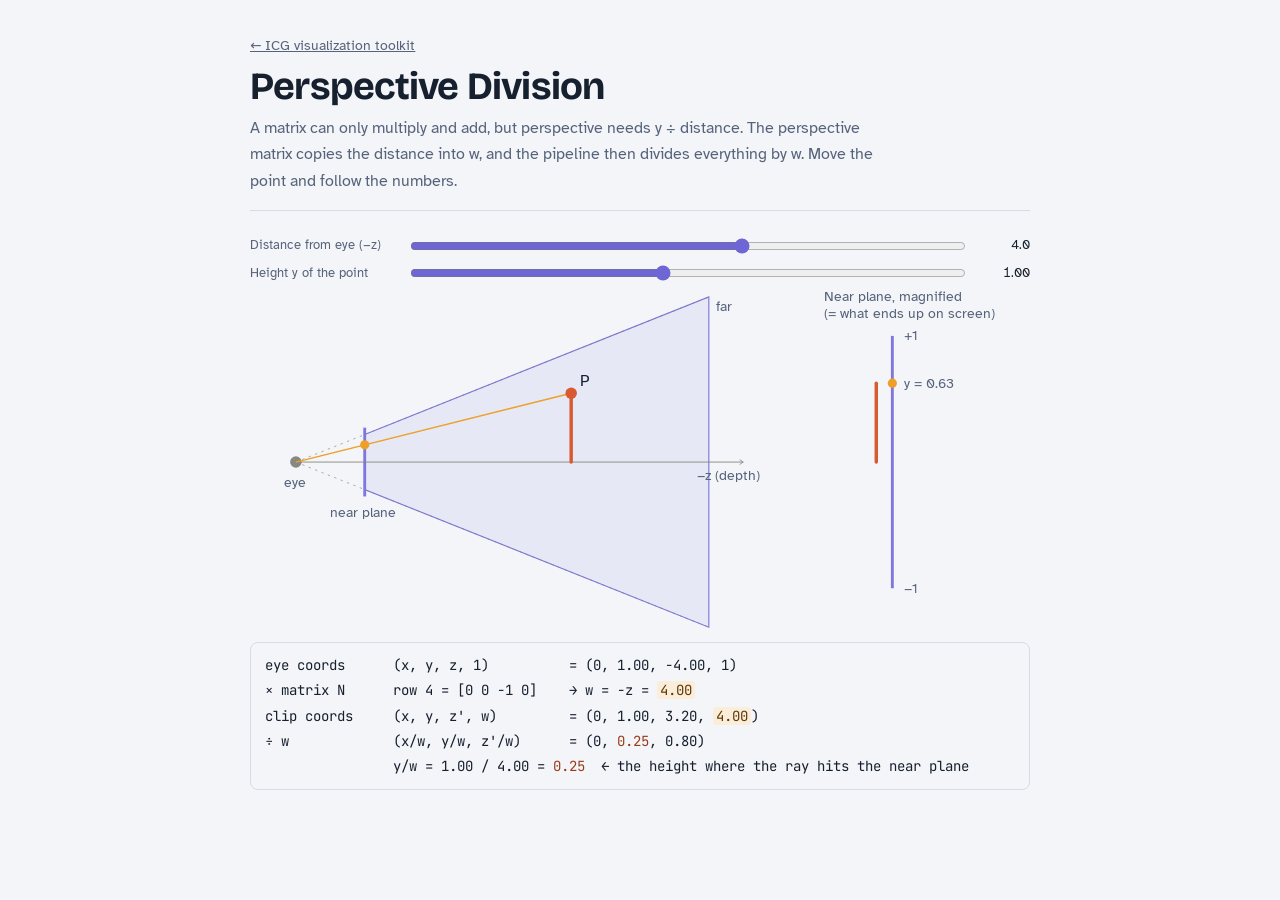
<file: tools/perspective-division.html>
<!doctype html>
<html lang="en"><head><meta charset="utf-8"><meta name="viewport" content="width=device-width,initial-scale=1,viewport-fit=cover">
<title>Perspective Division</title>
<link rel="stylesheet" href="https://fonts.googleapis.com/css2?family=Bricolage+Grotesque:opsz,wght@12..96,500;12..96,700&family=Atkinson+Hyperlegible:wght@400;700&family=JetBrains+Mono:wght@400;500&display=swap">
<link rel="stylesheet" href="../assets/common.css">
<style>:root{--text-primary:var(--ink);--text-secondary:var(--muted);--border:var(--rule);--font-mono:var(--mono)}</style>
</head><body><main>
<header>
  <a class="back" href="../index.html">← ICG visualization toolkit</a>
  <h1>Perspective Division</h1>
  <p class="lede">A matrix can only multiply and add, but perspective needs y ÷ distance. The perspective matrix copies the distance into w, and the pipeline then divides everything by w. Move the point and follow the numbers.</p>
</header>
<style>
.wd{font-size:14px;color:var(--text-primary)}
.wd .row{display:grid;grid-template-columns:150px minmax(0,1fr) 54px;gap:8px;align-items:center;margin:6px 0;font-size:13px;color:var(--text-secondary)}
.wd .row .v{text-align:right;color:var(--text-primary);font-variant-numeric:tabular-nums}
.wd .svgw{overflow-x:auto}.wd .svgw svg{display:block;width:100%;min-width:560px}
.wd .calc{font-family:var(--font-mono,ui-monospace,monospace);font-size:14px;line-height:1.8;padding:10px 14px;border:0.5px solid var(--border);border-radius:8px;overflow-x:auto;white-space:pre;margin-top:8px}
.wd .calc .w{background:#FAEEDA;color:#633806;border-radius:3px;padding:0 3px}
.wd .calc .out{color:#993C1D}
</style>
<div class="wd">
<h2 class="sr-only" style="position:absolute;left:-9999px">Interactive side view showing how the perspective matrix copies distance into w and the division by w shrinks far points.</h2>
<div class="row"><label for="dd">Distance from eye (−z)</label><input type="range" id="dd" min="1" max="6" step="0.1" value="4"><span class="v" id="ddv"></span></div>
<div class="row"><label for="yy">Height y of the point</label><input type="range" id="yy" min="0" max="2.2" step="0.05" value="1"><span class="v" id="yyv"></span></div>
<div class="svgw"><svg viewBox="0 0 680 300" role="img"><title>Perspective division side view</title><desc>Eye at left, near plane at distance 1, far plane at 6. A ray from the eye through the point hits the near plane at height y divided by distance.</desc>
<defs><marker id="arrow" viewBox="0 0 10 10" refX="8" refY="5" markerWidth="6" markerHeight="6" orient="auto-start-reverse"><path d="M2 1L8 5L2 9" fill="none" stroke="context-stroke" stroke-width="1.5" stroke-linecap="round" stroke-linejoin="round"/></marker></defs>
<g id="G"></g></svg></div>
<div class="calc" id="calc"></div>
</div>
<script>
const NS='http://www.w3.org/2000/svg',$=id=>document.getElementById(id);
const n=1,f=6,tanA=0.4,sz=-1.4,tz=-2.4;
const P=(d,y)=>[40+d*60,150-y*60];
function el(t,a){const x=document.createElementNS(NS,t);for(const k in a)x.setAttribute(k,a[k]);$('G').appendChild(x);return x}
function tx(x,y,s,c){const e=el('text',{x,y,class:c||'ts'});e.textContent=s}
const r2=v=>(Math.round(v*100)/100).toFixed(2);
function draw(){
const d=+$('dd').value,y=+$('yy').value;$('ddv').textContent=d.toFixed(1);$('yyv').textContent=y.toFixed(2);
$('G').innerHTML='';
const e=P(0,0),ft=P(f,tanA*f),fb=P(f,-tanA*f),nt=P(n,tanA*n),nb=P(n,-tanA*n);
el('polygon',{points:[nt,ft,fb,nb].map(p=>p.join(',')).join(' '),fill:'#7F77DD','fill-opacity':.1,stroke:'#7F77DD','stroke-width':1});
el('line',{x1:e[0],y1:e[1],x2:ft[0],y2:ft[1],stroke:'#888780','stroke-width':0.6,'stroke-dasharray':'2 4'});
el('line',{x1:e[0],y1:e[1],x2:fb[0],y2:fb[1],stroke:'#888780','stroke-width':0.6,'stroke-dasharray':'2 4'});
el('line',{x1:nt[0],y1:nt[1]-6,x2:nb[0],y2:nb[1]+6,stroke:'#7F77DD','stroke-width':2.5});
tx(nt[0]-30,nb[1]+24,'near plane');tx(ft[0]+6,ft[1]+12,'far');
el('circle',{cx:e[0],cy:e[1],r:5,fill:'#888780'});tx(e[0]-10,e[1]+22,'eye');
const ax=P(6.5,0);el('line',{x1:e[0],y1:e[1],x2:ax[0],y2:ax[1],stroke:'#888780','stroke-width':0.8,'marker-end':'url(#arrow)'});tx(ax[0]-40,ax[1]+16,'−z (depth)');
const p=P(d,y),base=P(d,0);
el('line',{x1:base[0],y1:base[1],x2:p[0],y2:p[1],stroke:'#D85A30','stroke-width':3,'stroke-linecap':'round'});
const hitY=y/d,h=P(n,hitY);
el('line',{x1:e[0],y1:e[1],x2:p[0],y2:p[1],stroke:'#EF9F27','stroke-width':1.2});
el('circle',{cx:p[0],cy:p[1],r:5,fill:'#D85A30'});tx(p[0]+8,p[1]-6,'P','th');
el('circle',{cx:h[0],cy:h[1],r:4,fill:'#EF9F27'});
const inside=y<=tanA*d+1e-9;
if(!inside)tx(p[0]+8,p[1]+12,'outside the frustum: clipped');
const bx=560,top=150-110,bot=150+110;
el('line',{x1:bx,y1:top,x2:bx,y2:bot,stroke:'#7F77DD','stroke-width':2.5});
tx(bx-60,top-30,'Near plane, magnified');tx(bx-60,top-16,'(= what ends up on screen)');
const yN=hitY/(tanA*n),hy=150-Math.max(-1.15,Math.min(1.15,yN))*110;
el('line',{x1:bx-14,y1:150,x2:bx-14,y2:hy,stroke:'#D85A30','stroke-width':3,'stroke-linecap':'round',opacity:inside?1:.35});
el('circle',{cx:bx,cy:hy,r:4,fill:'#EF9F27'});
tx(bx+10,top+4,'+1');tx(bx+10,bot+4,'−1');tx(bx+10,hy+4,'y = '+r2(yN));
const z=-d,zp=sz*z+tz,w=-z;
$('calc').innerHTML=
`eye coords      (x, y, z, 1)          = (0, ${r2(y)}, ${r2(z)}, 1)
× matrix N      row 4 = [0 0 −1 0]    → w = −z = <span class="w">${r2(w)}</span>
clip coords     (x, y, z', w)         = (0, ${r2(y)}, ${r2(zp)}, <span class="w">${r2(w)}</span>)
÷ w             (x/w, y/w, z'/w)      = (0, <span class="out">${r2(y/w)}</span>, ${r2(zp/w)})
                y/w = ${r2(y)} / ${r2(w)} = <span class="out">${r2(y/w)}</span>  ← the height where the ray hits the near plane`;
}
$('dd').addEventListener('input',draw);$('yy').addEventListener('input',draw);draw();
</script>

</main></body></html>
</file>
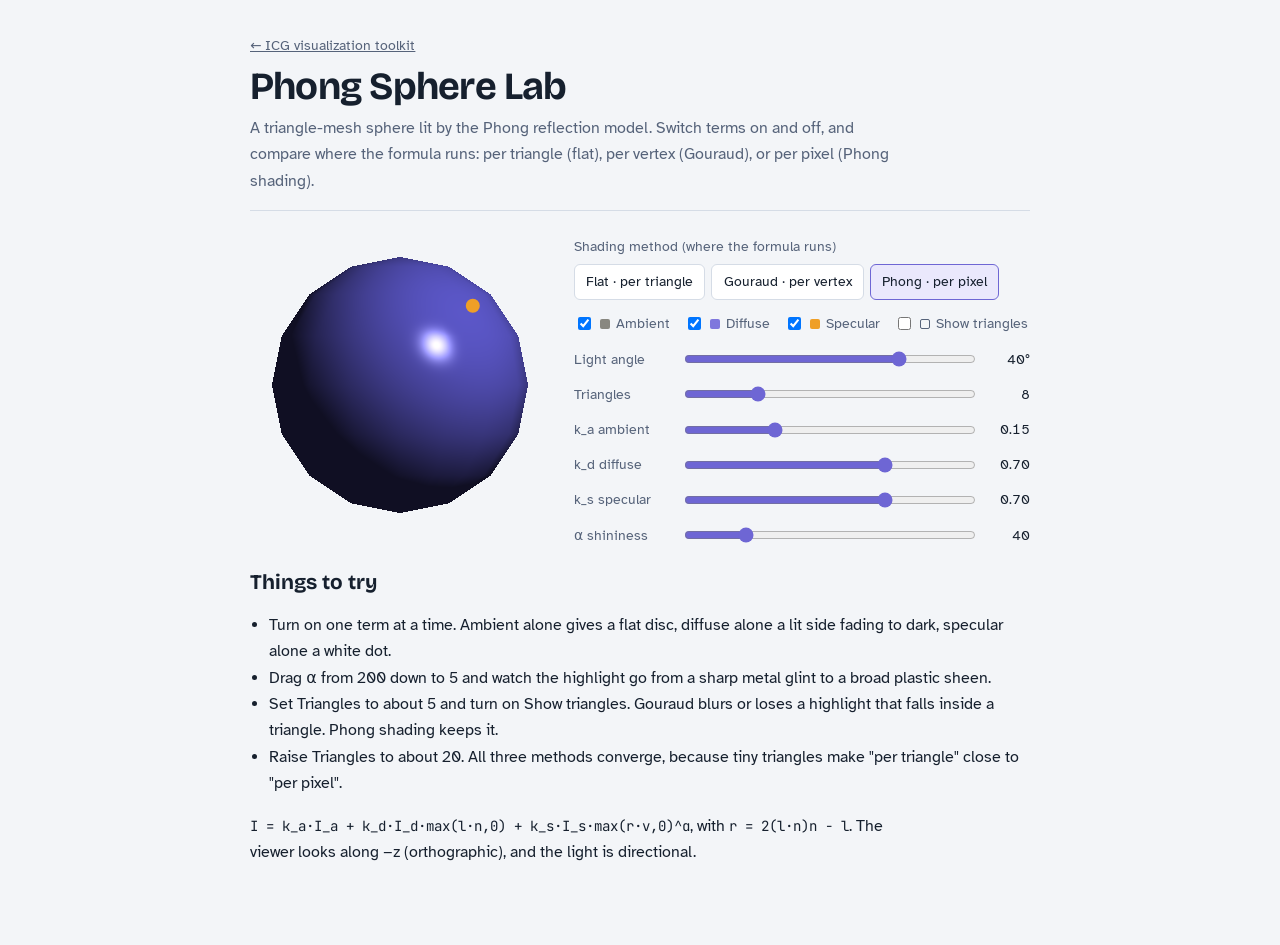
<file: tools/phong-sphere-lab.html>
<!doctype html>
<html lang="en"><head><meta charset="utf-8"><meta name="viewport" content="width=device-width,initial-scale=1,viewport-fit=cover">
<title>Phong Sphere Lab</title>
<link rel="stylesheet" href="https://fonts.googleapis.com/css2?family=Bricolage+Grotesque:opsz,wght@12..96,500;12..96,700&family=Atkinson+Hyperlegible:wght@400;700&family=JetBrains+Mono:wght@400;500&display=swap">
<link rel="stylesheet" href="../assets/common.css">
<style>
.lab{display:grid;grid-template-columns:minmax(0,300px) minmax(0,1fr);gap:24px;align-items:start;margin-top:1rem}
@media(max-width:600px){.lab{grid-template-columns:1fr}}
.ctl{display:grid;gap:12px;font-size:.88rem;color:var(--muted)}
.ctl .r{display:grid;grid-template-columns:100px 1fr 44px;align-items:center;gap:8px}
.ctl .v{text-align:right;font-variant-numeric:tabular-nums;color:var(--ink)}
.seg{display:flex;gap:6px;flex-wrap:wrap}
.chk{display:flex;gap:14px;flex-wrap:wrap}
.chk label{display:flex;gap:6px;align-items:center;cursor:pointer}
.sw{width:10px;height:10px;border-radius:2px;display:inline-block}
ul{padding-left:1.2rem}
</style></head><body><main>
<header>
  <a class="back" href="../index.html">← ICG visualization toolkit</a>
  <h1>Phong Sphere Lab</h1>
  <p class="lede">A triangle-mesh sphere lit by the Phong reflection model. Switch terms on and off, and compare where the formula runs: per triangle (flat), per vertex (Gouraud), or per pixel (Phong shading).</p>
</header>
<div class="lab">
<canvas id="cv" width="300" height="300" style="width:100%;max-width:300px;aspect-ratio:1"></canvas>
<div class="ctl">
<div><div style="margin-bottom:6px">Shading method (where the formula runs)</div>
<div class="seg" id="mode"><button type="button" data-m="flat">Flat · per triangle</button><button type="button" data-m="gouraud">Gouraud · per vertex</button><button type="button" data-m="phong" class="on">Phong · per pixel</button></div></div>
<div class="chk">
<label><input type="checkbox" id="amb" checked><span class="sw" style="background:#888780"></span>Ambient</label>
<label><input type="checkbox" id="dif" checked><span class="sw" style="background:#7F77DD"></span>Diffuse</label>
<label><input type="checkbox" id="spe" checked><span class="sw" style="background:#EF9F27"></span>Specular</label>
<label><input type="checkbox" id="wire"><span class="sw" style="border:1px solid var(--muted)"></span>Show triangles</label>
</div>
<div class="r"><label for="az">Light angle</label><input type="range" id="az" min="-80" max="80" value="40" step="1"><span class="v" id="azv"></span></div>
<div class="r"><label for="res">Triangles</label><input type="range" id="res" min="3" max="24" value="8" step="1"><span class="v" id="resv"></span></div>
<div class="r"><label for="ka">k_a ambient</label><input type="range" id="ka" min="0" max="0.5" value="0.15" step="0.01"><span class="v" id="kav"></span></div>
<div class="r"><label for="kd">k_d diffuse</label><input type="range" id="kd" min="0" max="1" value="0.7" step="0.01"><span class="v" id="kdv"></span></div>
<div class="r"><label for="ks">k_s specular</label><input type="range" id="ks" min="0" max="1" value="0.7" step="0.01"><span class="v" id="ksv"></span></div>
<div class="r"><label for="al">α shininess</label><input type="range" id="al" min="1" max="200" value="40" step="1"><span class="v" id="alv"></span></div>
</div></div>

<h2>Things to try</h2>
<ul>
  <li>Turn on one term at a time. Ambient alone gives a flat disc, diffuse alone a lit side fading to dark, specular alone a white dot.</li>
  <li>Drag α from 200 down to 5 and watch the highlight go from a sharp metal glint to a broad plastic sheen.</li>
  <li>Set Triangles to about 5 and turn on Show triangles. Gouraud blurs or loses a highlight that falls inside a triangle. Phong shading keeps it.</li>
  <li>Raise Triangles to about 20. All three methods converge, because tiny triangles make "per triangle" close to "per pixel".</li>
</ul>
<p><code>I = k_a·I_a + k_d·I_d·max(l·n,0) + k_s·I_s·max(r·v,0)^α</code>, with <code>r = 2(l·n)n − l</code>. The viewer looks along −z (orthographic), and the light is directional.</p>
</main>
<script>
const cv=document.getElementById('cv'),ctx=cv.getContext('2d'),W=300,R=128,CX=150,CY=150;
const $=id=>document.getElementById(id);let mode='phong';
const C=[0.42,0.40,0.92];
const nrm=a=>{const l=Math.hypot(a[0],a[1],a[2])||1;return[a[0]/l,a[1]/l,a[2]/l]};
const dot=(a,b)=>a[0]*b[0]+a[1]*b[1]+a[2]*b[2];
let L,P;
function shade(n){const nl=dot(n,L);let c=[0,0,0];
if(P.amb)for(let i=0;i<3;i++)c[i]+=P.ka*C[i];
if(P.dif&&nl>0)for(let i=0;i<3;i++)c[i]+=P.kd*nl*C[i];
if(P.spe&&nl>0){const rz=2*nl*n[2]-L[2];const s=P.ks*Math.pow(Math.max(rz,0),P.al);for(let i=0;i<3;i++)c[i]+=s}
return c}
function draw(){
P={amb:$('amb').checked,dif:$('dif').checked,spe:$('spe').checked,ka:+$('ka').value,kd:+$('kd').value,ks:+$('ks').value,al:+$('al').value,res:+$('res').value,az:+$('az').value};
$('azv').textContent=P.az+'°';$('resv').textContent=P.res;$('kav').textContent=P.ka.toFixed(2);$('kdv').textContent=P.kd.toFixed(2);$('ksv').textContent=P.ks.toFixed(2);$('alv').textContent=P.al;
const a=P.az*Math.PI/180,e=35*Math.PI/180;L=nrm([Math.cos(e)*Math.sin(a),Math.sin(e),Math.cos(e)*Math.cos(a)]);
const nLat=P.res,nLon=P.res*2,V=[];
for(let i=0;i<=nLat;i++){const t=Math.PI*i/nLat;for(let j=0;j<=nLon;j++){const f=2*Math.PI*j/nLon;V.push([Math.sin(t)*Math.cos(f),Math.cos(t),Math.sin(t)*Math.sin(f)])}}
const T=[];const id=(i,j)=>i*(nLon+1)+j;
for(let i=0;i<nLat;i++)for(let j=0;j<nLon;j++){T.push([id(i,j),id(i+1,j),id(i+1,j+1)]);T.push([id(i,j),id(i+1,j+1),id(i,j+1)])}
const VC=V.map(shade);
const img=ctx.createImageData(W,W),d=img.data;const edges=[];
const sx=p=>[CX+p[0]*R,CY-p[1]*R];
T.forEach(t=>{const A=V[t[0]],B=V[t[1]],Cc=V[t[2]];
let fn=nrm([(B[1]-A[1])*(Cc[2]-A[2])-(B[2]-A[2])*(Cc[1]-A[1]),(B[2]-A[2])*(Cc[0]-A[0])-(B[0]-A[0])*(Cc[2]-A[2]),(B[0]-A[0])*(Cc[1]-A[1])-(B[1]-A[1])*(Cc[0]-A[0])]);
const cen=[(A[0]+B[0]+Cc[0])/3,(A[1]+B[1]+Cc[1])/3,(A[2]+B[2]+Cc[2])/3];if(dot(fn,cen)<0)fn=fn.map(x=>-x);if(fn[2]<=0)return;
const a2=sx(A),b2=sx(B),c2=sx(Cc);const area=(b2[0]-a2[0])*(c2[1]-a2[1])-(b2[1]-a2[1])*(c2[0]-a2[0]);if(Math.abs(area)<1e-6)return;
edges.push([a2,b2,c2]);const fc=mode==='flat'?shade(fn):null;
const x0=Math.max(0,Math.floor(Math.min(a2[0],b2[0],c2[0]))),x1=Math.min(W-1,Math.ceil(Math.max(a2[0],b2[0],c2[0])));
const y0=Math.max(0,Math.floor(Math.min(a2[1],b2[1],c2[1]))),y1=Math.min(W-1,Math.ceil(Math.max(a2[1],b2[1],c2[1])));
for(let y=y0;y<=y1;y++)for(let x=x0;x<=x1;x++){const px=x+.5,py=y+.5;
const w0=((b2[0]-px)*(c2[1]-py)-(b2[1]-py)*(c2[0]-px))/area,w1=((c2[0]-px)*(a2[1]-py)-(c2[1]-py)*(a2[0]-px))/area,w2=1-w0-w1;
if(w0<-1e-6||w1<-1e-6||w2<-1e-6)continue;let c;
if(mode==='flat')c=fc;else if(mode==='gouraud'){const ca=VC[t[0]],cb=VC[t[1]],cc=VC[t[2]];c=[0,1,2].map(k=>w0*ca[k]+w1*cb[k]+w2*cc[k])}
else c=shade(nrm([0,1,2].map(k=>w0*A[k]+w1*B[k]+w2*Cc[k])));
const o=(y*W+x)*4;d[o]=Math.min(255,c[0]*255);d[o+1]=Math.min(255,c[1]*255);d[o+2]=Math.min(255,c[2]*255);d[o+3]=255}});
ctx.clearRect(0,0,W,W);ctx.putImageData(img,0,0);
if($('wire').checked){ctx.strokeStyle='rgba(255,255,255,.35)';ctx.lineWidth=0.6;edges.forEach(e=>{ctx.beginPath();ctx.moveTo(e[0][0],e[0][1]);ctx.lineTo(e[1][0],e[1][1]);ctx.lineTo(e[2][0],e[2][1]);ctx.closePath();ctx.stroke()})}
const lx=CX+L[0]*R*1.08,ly=CY-L[1]*R*1.08;ctx.fillStyle='#EF9F27';ctx.beginPath();ctx.arc(Math.min(Math.max(lx,10),W-10),Math.max(ly,10),7,0,7);ctx.fill()}
document.querySelectorAll('#mode button').forEach(b=>b.onclick=()=>{mode=b.dataset.m;document.querySelectorAll('#mode button').forEach(x=>x.classList.toggle('on',x===b));draw()});
document.querySelectorAll('.ctl input').forEach(i=>i.addEventListener('input',draw));
draw();
</script></body></html>
</file>
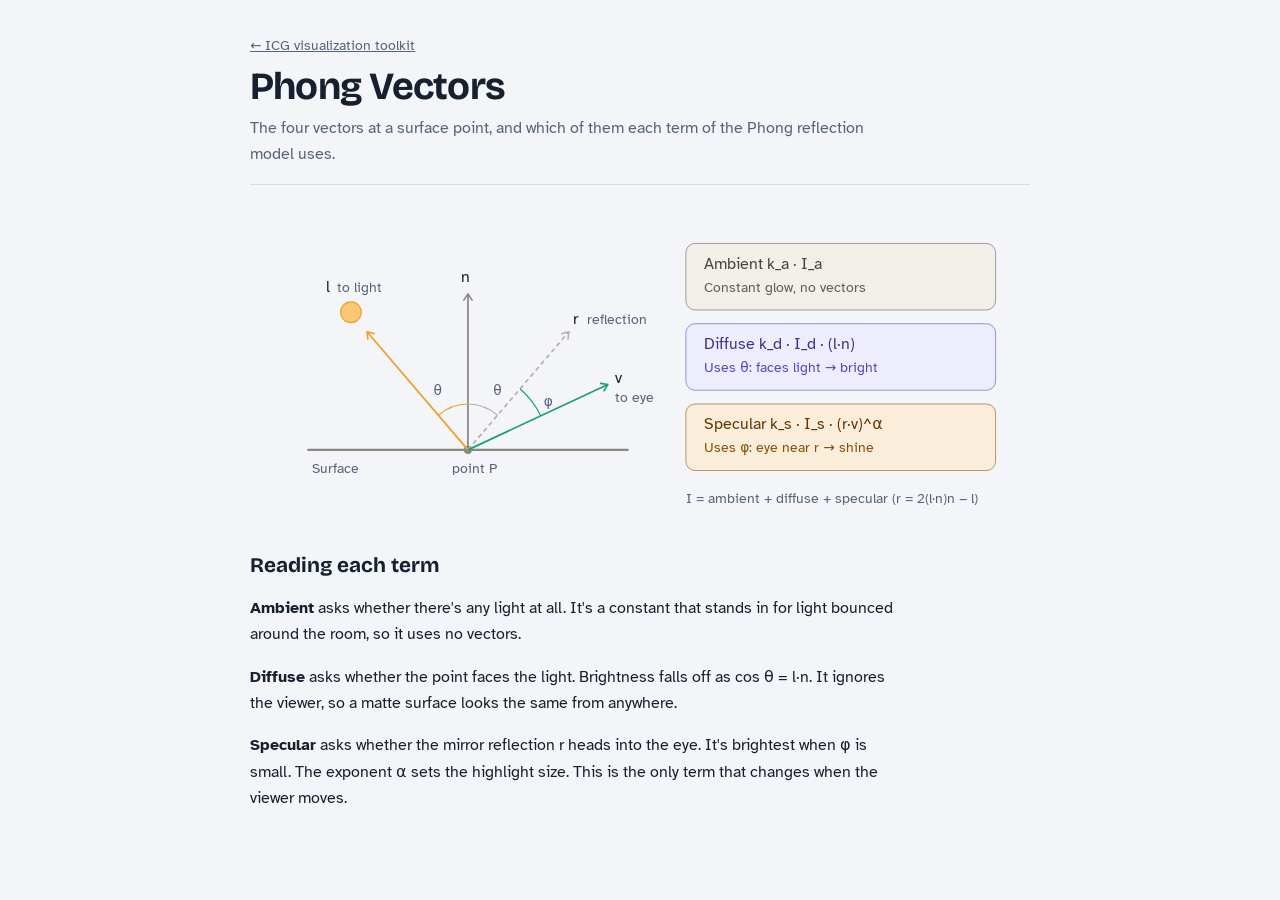
<file: tools/phong-vectors.html>
<!doctype html>
<html lang="en"><head><meta charset="utf-8"><meta name="viewport" content="width=device-width,initial-scale=1,viewport-fit=cover">
<title>Phong Vectors</title>
<link rel="stylesheet" href="https://fonts.googleapis.com/css2?family=Bricolage+Grotesque:opsz,wght@12..96,500;12..96,700&family=Atkinson+Hyperlegible:wght@400;700&family=JetBrains+Mono:wght@400;500&display=swap">
<link rel="stylesheet" href="../assets/common.css">
</head><body><main>
<header>
  <a class="back" href="../index.html">← ICG visualization toolkit</a>
  <h1>Phong Vectors</h1>
  <p class="lede">The four vectors at a surface point, and which of them each term of the Phong reflection model uses.</p>
</header>
<div class="svgwrap">
<svg viewBox="0 0 680 280" role="img"><title>Phong reflection vectors and terms</title><desc>A surface point with normal n, light direction l, reflection r and view v, next to the three Phong terms.</desc>
<defs><marker id="arrow" viewBox="0 0 10 10" refX="8" refY="5" markerWidth="6" markerHeight="6" orient="auto-start-reverse"><path d="M2 1L8 5L2 9" fill="none" stroke="context-stroke" stroke-width="1.5" stroke-linecap="round" stroke-linejoin="round"/></marker></defs>
<line x1="50" y1="210" x2="330" y2="210" stroke="#888780" stroke-width="2"/>
<text class="ts" x="54" y="230">Surface</text>
<circle cx="190" cy="210" r="3.5" fill="#888780"/>
<text class="ts" x="176" y="230">point P</text>
<line x1="190" y1="210" x2="190" y2="74" stroke="#888780" stroke-width="1.5" marker-end="url(#arrow)"/>
<text class="th" x="184" y="64">n</text>
<line x1="190" y1="210" x2="102" y2="107" stroke="#EF9F27" stroke-width="1.5" marker-end="url(#arrow)"/>
<circle cx="88" cy="90" r="9" fill="#FAC775" stroke="#EF9F27" stroke-width="1"/>
<text class="th" x="66" y="72">l</text><text class="ts" x="76" y="72">to light</text>
<line x1="190" y1="210" x2="278" y2="107" stroke="#B4B2A9" stroke-width="1.5" stroke-dasharray="4 3" marker-end="url(#arrow)"/>
<text class="th" x="282" y="100">r</text><text class="ts" x="294" y="100">reflection</text>
<line x1="190" y1="210" x2="312" y2="153" stroke="#1D9E75" stroke-width="1.5" marker-end="url(#arrow)"/>
<text class="th" x="318" y="152">v</text><text class="ts" x="318" y="168">to eye</text>
<path d="M164 180 A40 40 0 0 1 190 170" fill="none" stroke="#EF9F27" stroke-width="1"/>
<text class="ts" x="160" y="162">θ</text>
<path d="M190 170 A40 40 0 0 1 216 180" fill="none" stroke="#B4B2A9" stroke-width="1"/>
<text class="ts" x="212" y="162">θ</text>
<path d="M235.6 156.9 A70 70 0 0 1 253.4 180.3" fill="none" stroke="#1D9E75" stroke-width="1"/>
<text class="ts" x="256" y="172">φ</text>
<g class="c-gray"><rect x="380" y="30" width="270" height="58" rx="8" stroke-width="0.5"/><text class="th" x="396" y="52">Ambient   k_a · I_a</text><text class="ts" x="396" y="72">Constant glow, no vectors</text></g>
<g class="c-purple"><rect x="380" y="100" width="270" height="58" rx="8" stroke-width="0.5"/><text class="th" x="396" y="122">Diffuse   k_d · I_d · (l·n)</text><text class="ts" x="396" y="142">Uses θ: faces light → bright</text></g>
<g class="c-amber"><rect x="380" y="170" width="270" height="58" rx="8" stroke-width="0.5"/><text class="th" x="396" y="192">Specular   k_s · I_s · (r·v)^α</text><text class="ts" x="396" y="212">Uses φ: eye near r → shine</text></g>
<text class="ts" x="380" y="256">I = ambient + diffuse + specular   (r = 2(l·n)n − l)</text>
</svg></div>
<h2>Reading each term</h2>
<p><b>Ambient</b> asks whether there's any light at all. It's a constant that stands in for light bounced around the room, so it uses no vectors.</p>
<p><b>Diffuse</b> asks whether the point faces the light. Brightness falls off as cos θ = l·n. It ignores the viewer, so a matte surface looks the same from anywhere.</p>
<p><b>Specular</b> asks whether the mirror reflection r heads into the eye. It's brightest when φ is small. The exponent α sets the highlight size. This is the only term that changes when the viewer moves.</p>
</main></body></html>
</file>
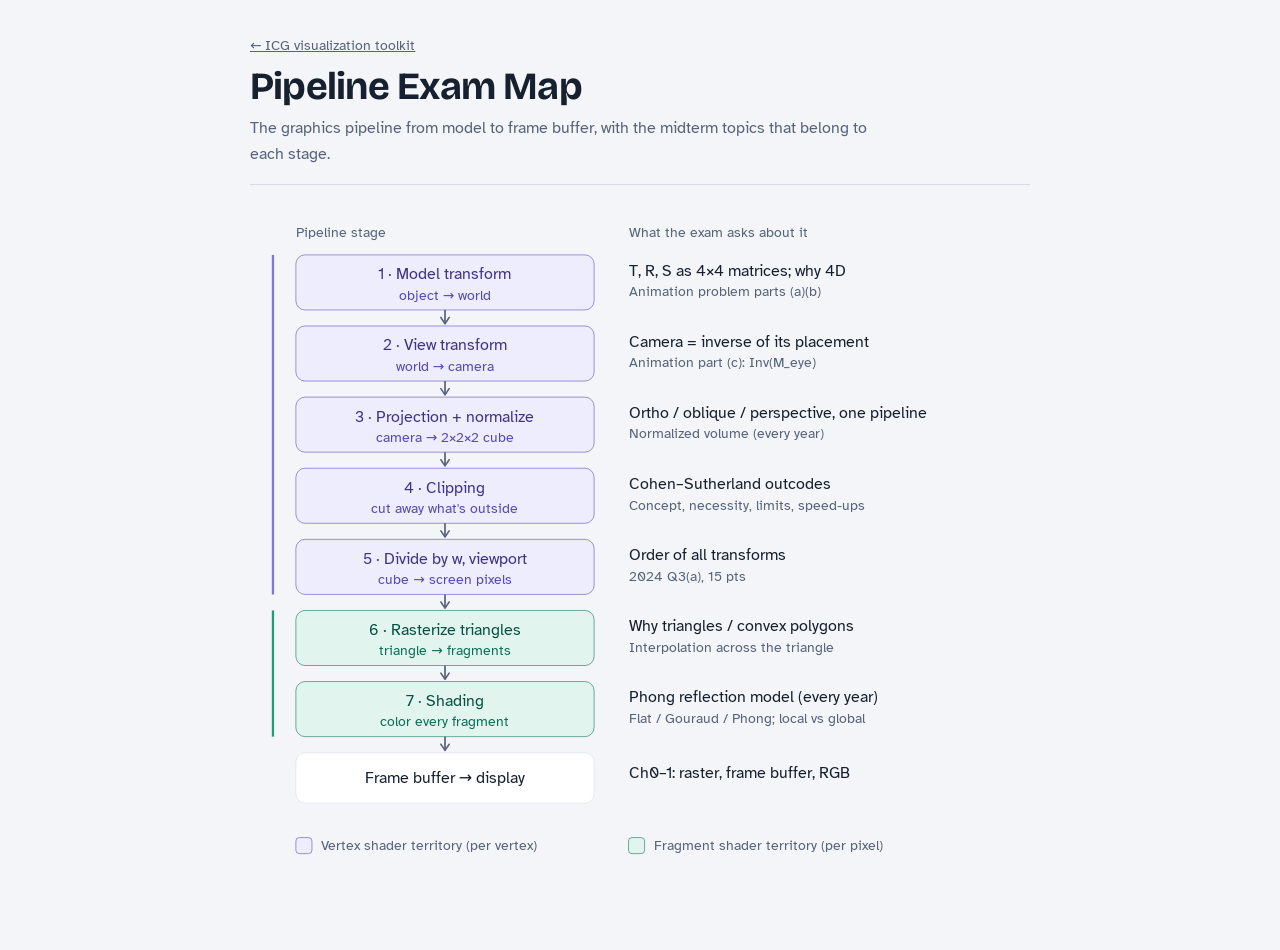
<file: tools/pipeline-map.html>
<!doctype html>
<html lang="en"><head><meta charset="utf-8"><meta name="viewport" content="width=device-width,initial-scale=1,viewport-fit=cover">
<title>Pipeline Exam Map</title>
<link rel="stylesheet" href="https://fonts.googleapis.com/css2?family=Bricolage+Grotesque:opsz,wght@12..96,500;12..96,700&family=Atkinson+Hyperlegible:wght@400;700&family=JetBrains+Mono:wght@400;500&display=swap">
<link rel="stylesheet" href="../assets/common.css">
</head><body><main>
<header>
  <a class="back" href="../index.html">← ICG visualization toolkit</a>
  <h1>Pipeline Exam Map</h1>
  <p class="lede">The graphics pipeline from model to frame buffer, with the midterm topics that belong to each stage.</p>
</header>
<div class="svgwrap">
<svg viewBox="0 0 680 590" role="img"><title>Graphics pipeline with exam topics</title><desc>Seven pipeline stages from model transform to frame buffer, each annotated with the exam topics that live at that stage.</desc>
<defs><marker id="arrow" viewBox="0 0 10 10" refX="8" refY="5" markerWidth="6" markerHeight="6" orient="auto-start-reverse"><path d="M2 1L8 5L2 9" fill="none" stroke="context-stroke" stroke-width="1.5" stroke-linecap="round" stroke-linejoin="round"/></marker></defs>
<text class="ts" x="40" y="24">Pipeline stage</text><text class="ts" x="330" y="24">What the exam asks about it</text>
<g class="c-purple"><rect x="40" y="40" width="260" height="48" rx="8" stroke-width="0.5"/><text class="th" x="170" y="57" text-anchor="middle" dominant-baseline="central">1 · Model transform</text><text class="ts" x="170" y="75" text-anchor="middle" dominant-baseline="central">object → world</text></g>
<text class="t" x="330" y="58">T, R, S as 4×4 matrices; why 4D</text><text class="ts" x="330" y="76">Animation problem parts (a)(b)</text>
<line x1="170" y1="88" x2="170" y2="100" class="arr" marker-end="url(#arrow)"/>
<g class="c-purple"><rect x="40" y="102" width="260" height="48" rx="8" stroke-width="0.5"/><text class="th" x="170" y="119" text-anchor="middle" dominant-baseline="central">2 · View transform</text><text class="ts" x="170" y="137" text-anchor="middle" dominant-baseline="central">world → camera</text></g>
<text class="t" x="330" y="120">Camera = inverse of its placement</text><text class="ts" x="330" y="138">Animation part (c): Inv(M_eye)</text>
<line x1="170" y1="150" x2="170" y2="162" class="arr" marker-end="url(#arrow)"/>
<g class="c-purple"><rect x="40" y="164" width="260" height="48" rx="8" stroke-width="0.5"/><text class="th" x="170" y="181" text-anchor="middle" dominant-baseline="central">3 · Projection + normalize</text><text class="ts" x="170" y="199" text-anchor="middle" dominant-baseline="central">camera → 2×2×2 cube</text></g>
<text class="t" x="330" y="182">Ortho / oblique / perspective, one pipeline</text><text class="ts" x="330" y="200">Normalized volume (every year)</text>
<line x1="170" y1="212" x2="170" y2="224" class="arr" marker-end="url(#arrow)"/>
<g class="c-purple"><rect x="40" y="226" width="260" height="48" rx="8" stroke-width="0.5"/><text class="th" x="170" y="243" text-anchor="middle" dominant-baseline="central">4 · Clipping</text><text class="ts" x="170" y="261" text-anchor="middle" dominant-baseline="central">cut away what's outside</text></g>
<text class="t" x="330" y="244">Cohen–Sutherland outcodes</text><text class="ts" x="330" y="262">Concept, necessity, limits, speed-ups</text>
<line x1="170" y1="274" x2="170" y2="286" class="arr" marker-end="url(#arrow)"/>
<g class="c-purple"><rect x="40" y="288" width="260" height="48" rx="8" stroke-width="0.5"/><text class="th" x="170" y="305" text-anchor="middle" dominant-baseline="central">5 · Divide by w, viewport</text><text class="ts" x="170" y="323" text-anchor="middle" dominant-baseline="central">cube → screen pixels</text></g>
<text class="t" x="330" y="306">Order of all transforms</text><text class="ts" x="330" y="324">2024 Q3(a), 15 pts</text>
<line x1="170" y1="336" x2="170" y2="348" class="arr" marker-end="url(#arrow)"/>
<g class="c-teal"><rect x="40" y="350" width="260" height="48" rx="8" stroke-width="0.5"/><text class="th" x="170" y="367" text-anchor="middle" dominant-baseline="central">6 · Rasterize triangles</text><text class="ts" x="170" y="385" text-anchor="middle" dominant-baseline="central">triangle → fragments</text></g>
<text class="t" x="330" y="368">Why triangles / convex polygons</text><text class="ts" x="330" y="386">Interpolation across the triangle</text>
<line x1="170" y1="398" x2="170" y2="410" class="arr" marker-end="url(#arrow)"/>
<g class="c-teal"><rect x="40" y="412" width="260" height="48" rx="8" stroke-width="0.5"/><text class="th" x="170" y="429" text-anchor="middle" dominant-baseline="central">7 · Shading</text><text class="ts" x="170" y="447" text-anchor="middle" dominant-baseline="central">color every fragment</text></g>
<text class="t" x="330" y="430">Phong reflection model (every year)</text><text class="ts" x="330" y="448">Flat / Gouraud / Phong; local vs global</text>
<line x1="170" y1="460" x2="170" y2="472" class="arr" marker-end="url(#arrow)"/>
<rect class="box" x="40" y="474" width="260" height="44" rx="8" stroke-width="0.5"/><text class="th" x="170" y="496" text-anchor="middle" dominant-baseline="central">Frame buffer → display</text>
<text class="t" x="330" y="496">Ch0–1: raster, frame buffer, RGB</text>
<line x1="20" y1="40" x2="20" y2="336" stroke="#7F77DD" stroke-width="2"/>
<line x1="20" y1="350" x2="20" y2="460" stroke="#1D9E75" stroke-width="2"/>
<rect class="c-purple" x="40" y="548" width="14" height="14" rx="3" stroke-width="0.5"/><text class="ts" x="62" y="559">Vertex shader territory (per vertex)</text>
<rect class="c-teal" x="330" y="548" width="14" height="14" rx="3" stroke-width="0.5"/><text class="ts" x="352" y="559">Fragment shader territory (per pixel)</text>
</svg></div>
</main></body></html>
</file>
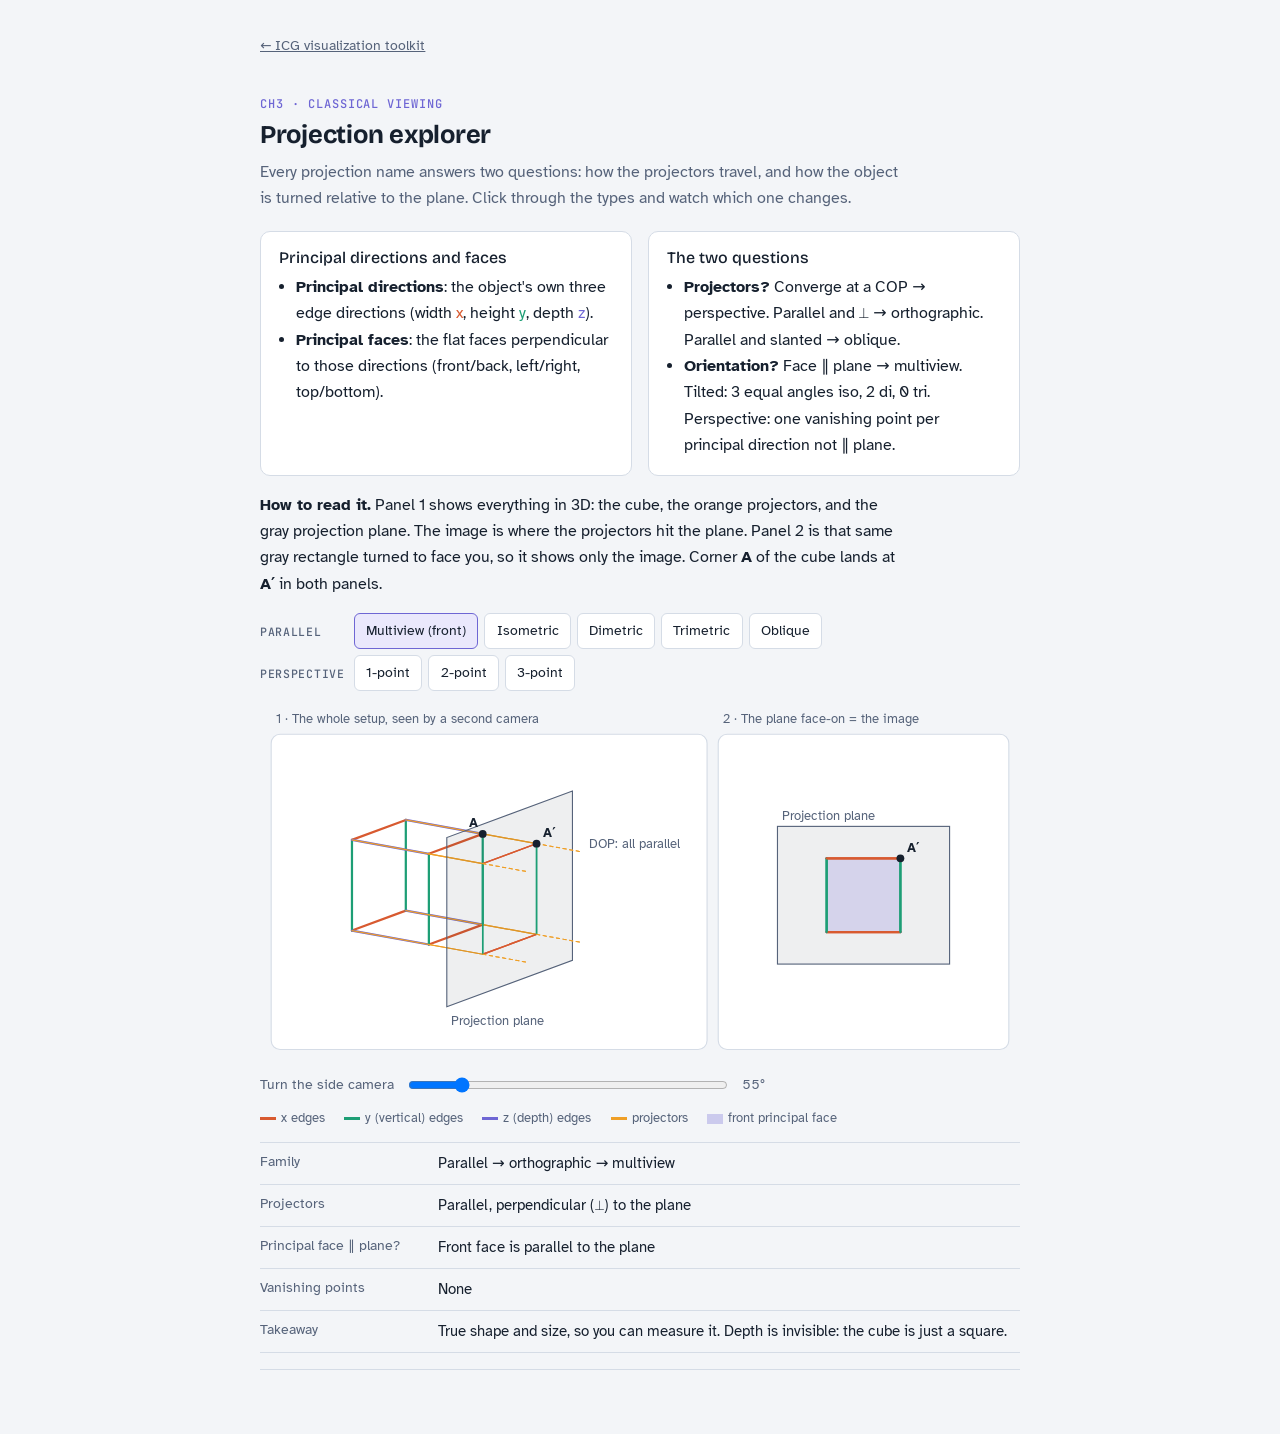
<file: tools/projection-explorer.html>
<!doctype html>
<html lang="en"><head><meta charset="utf-8"><meta name="viewport" content="width=device-width,initial-scale=1,viewport-fit=cover">
<title>Projection Explorer</title>
<link rel="stylesheet" href="https://fonts.googleapis.com/css2?family=Bricolage+Grotesque:opsz,wght@12..96,500;12..96,700&family=Atkinson+Hyperlegible:wght@400;700&family=JetBrains+Mono:wght@400;500&display=swap">
<style>
/* Layout: one reading column on blueprint-cool paper; x/y/z axis colors are the only accents */
:root{
  --bg:#F3F5F8; --panel:#FFFFFF; --ink:#16202E; --muted:#56637A; --rule:#D5DCE6;
  --x:#D85A30; --y:#1D9E75; --z:#6E66D4; --hl:#EAE8FC;
  --ok:#1F7A4D; --okbg:#E3F3EA; --bad:#B23A3A; --badbg:#FBE7E7;
  --display:"Bricolage Grotesque",ui-sans-serif,system-ui,sans-serif;
  --body:"Atkinson Hyperlegible",ui-sans-serif,system-ui,sans-serif;
  --mono:"JetBrains Mono",ui-monospace,Menlo,Consolas,monospace;
}
@media (prefers-color-scheme: dark){:root:not([data-theme="light"]){
  --bg:#10151D; --panel:#18202B; --ink:#E4E9F1; --muted:#9AA7BB; --rule:#2C3746;
  --x:#F0875F; --y:#4CC79D; --z:#A49DF0; --hl:#2A2752;
  --ok:#6FD3A0; --okbg:#173326; --bad:#F09595; --badbg:#3A1C1C; color-scheme:dark}}
:root[data-theme="dark"]{
  --bg:#10151D; --panel:#18202B; --ink:#E4E9F1; --muted:#9AA7BB; --rule:#2C3746;
  --x:#F0875F; --y:#4CC79D; --z:#A49DF0; --hl:#2A2752;
  --ok:#6FD3A0; --okbg:#173326; --bad:#F09595; --badbg:#3A1C1C; color-scheme:dark}
*{box-sizing:border-box}
body{background:var(--bg);color:var(--ink);font:16px/1.65 var(--body);
  padding-left:max(16px,env(safe-area-inset-left,0px));padding-right:max(16px,env(safe-area-inset-right,0px));padding-block:0 4rem}
main{max-width:760px;margin:0 auto}
header{padding-block:2.5rem 1.5rem;border-bottom:1px solid var(--rule)}
h1{font:700 clamp(2rem,6vw,2.9rem)/1.05 var(--display);margin:0 0 .75rem;letter-spacing:-.02em;text-wrap:balance}
h1 .ax{display:inline-flex;gap:4px;vertical-align:middle;margin-left:.4rem}
h1 .ax i{width:10px;height:10px;border-radius:2px;display:block}
h2{font:700 1.6rem/1.2 var(--display);margin:0 0 .5rem;letter-spacing:-.01em;text-wrap:balance}
h3{font:500 1.1rem/1.3 var(--display);margin:1.5rem 0 .4rem}
.meta{display:flex;flex-wrap:wrap;gap:.5rem 1.5rem;font-size:.92rem;color:var(--muted)}
.meta b{color:var(--ink);font-weight:700}
nav{display:flex;flex-wrap:wrap;gap:.5rem;padding-block:1rem;position:sticky;top:env(safe-area-inset-top,0px);background:var(--bg);z-index:5;border-bottom:1px solid var(--rule)}
body::before{content:"";position:fixed;inset:0 0 auto;height:env(safe-area-inset-top,0px);z-index:10;background:var(--bg)}
nav a{font-size:.88rem;color:var(--ink);text-decoration:none;padding:.3rem .7rem;border:1px solid var(--rule);border-radius:999px;background:var(--panel)}
nav a:hover,nav a:focus-visible{border-color:var(--z);outline:none}
section{padding-block:2.5rem 1rem;border-bottom:1px solid var(--rule);scroll-margin-top:64px}
.lede{color:var(--muted);margin:0 0 1.25rem;max-width:65ch}
p{max-width:65ch}
code,.m{font-family:var(--mono);font-size:.88em}
pre{font:14px/1.5 var(--mono);background:var(--panel);border:1px solid var(--rule);border-radius:8px;padding:.75rem 1rem;overflow-x:auto;margin:.5rem 0}
.eyebrow{font:500 .75rem/1 var(--mono);letter-spacing:.08em;text-transform:uppercase;color:var(--z);margin:0 0 .6rem}
.two{display:grid;grid-template-columns:repeat(auto-fit,minmax(260px,1fr));gap:1rem;margin:1rem 0}
.two>div{min-width:0;background:var(--panel);border:1px solid var(--rule);border-radius:10px;padding:1rem 1.1rem}
.two h4{font:500 1rem var(--display);margin:0 0 .4rem}
.two ul{margin:0;padding-left:1.1rem}
/* explorer */
.btnrow{display:flex;flex-wrap:wrap;gap:6px;margin:.4rem 0}
.btnrow span{font:500 .72rem var(--mono);color:var(--muted);text-transform:uppercase;letter-spacing:.06em;align-self:center;width:88px}
button{font:inherit;font-size:.86rem;color:var(--ink);background:var(--panel);border:1px solid var(--rule);border-radius:6px;padding:.35rem .7rem;cursor:pointer}
button:hover{border-color:var(--muted)}
button:focus-visible{outline:2px solid var(--z);outline-offset:2px}
button.on{background:var(--hl);border-color:var(--z);color:var(--ink)}
.svgwrap{overflow-x:auto;margin:.75rem 0}
.svgwrap svg{display:block;min-width:560px;width:100%}
.ts{font:12px var(--body);fill:var(--muted)}
.slider{display:flex;align-items:center;gap:.75rem;font-size:.88rem;color:var(--muted);margin:0 0 .75rem}.slider input{flex:1;max-width:320px}
.legend{display:flex;flex-wrap:wrap;gap:.4rem 1.2rem;font-size:.82rem;color:var(--muted);margin-bottom:.75rem}
.legend i{display:inline-block;width:16px;height:3px;vertical-align:middle;margin-right:5px}
.info{display:grid;gap:0;border-top:1px solid var(--rule)}
.info div{display:grid;grid-template-columns:170px minmax(0,1fr);gap:8px;padding:.5rem 0;border-bottom:1px solid var(--rule);font-size:.95rem}
.info b{color:var(--muted);font-weight:400;font-size:.85rem}
@media (max-width:520px){.info div{grid-template-columns:1fr;gap:2px}}
/* practice */
ol.prob{padding-left:1.3rem;margin:0}
ol.prob>li{margin:0 0 1.4rem;padding-left:.3rem}
ol.prob>li::marker{font:700 1rem var(--display);color:var(--z)}
details{margin-top:.5rem;border:1px solid var(--rule);border-radius:8px;background:var(--panel)}
summary{cursor:pointer;padding:.45rem .8rem;font-size:.88rem;color:var(--muted);list-style:none}
summary::-webkit-details-marker{display:none}
summary::before{content:"+ ";font-family:var(--mono)}
details[open] summary::before{content:"− "}
details>div{padding:.1rem .9rem .8rem;border-top:1px solid var(--rule)}
.tag{display:inline-block;font:500 .72rem var(--mono);padding:.1rem .45rem;border-radius:4px;margin-left:.4rem;vertical-align:2px}
.tag.ok{background:var(--okbg);color:var(--ok)} .tag.bad{background:var(--badbg);color:var(--bad)}
.warn{border-left:3px solid var(--x);padding:.2rem 0 .2rem .8rem;margin:.6rem 0;color:var(--ink)}
.tbl{overflow-x:auto;margin:.5rem 0 1rem}
table{border-collapse:collapse;width:100%;font-size:.92rem;min-width:460px}
th,td{text-align:left;padding:.45rem .6rem;border-bottom:1px solid var(--rule)}
th{font:500 .75rem var(--mono);text-transform:uppercase;letter-spacing:.06em;color:var(--muted)}
td:nth-child(n+2){text-align:center;color:var(--z);font-variant-numeric:tabular-nums}
th:nth-child(n+2){text-align:center}
td a{color:var(--ink);text-decoration-color:var(--rule);text-underline-offset:3px}
.ans{scroll-margin-top:70px}.ans details{margin-top:.6rem}
.ans summary{color:var(--ink);font-weight:700}
/* quiz */
.qcard{background:var(--panel);border:1px solid var(--rule);border-radius:10px;padding:1rem 1.1rem;margin:0 0 1rem}
.qcard .qp{white-space:pre-wrap;margin:0 0 .6rem;font-weight:700}
.qcard .qn{font:500 .75rem var(--mono);color:var(--muted)}
.opts{display:grid;gap:6px}
.opts button{text-align:left;padding:.5rem .75rem;font-size:.93rem;line-height:1.45}
.opts button.right{background:var(--okbg);border-color:var(--ok);color:var(--ok)}
.opts button.wrong{background:var(--badbg);border-color:var(--bad);color:var(--bad)}
.exp{margin:.6rem 0 0;font-size:.92rem;color:var(--muted)}
.score{display:flex;align-items:center;gap:1rem;margin:0 0 1rem;font-variant-numeric:tabular-nums}
.score b{font:700 1.4rem var(--display)}
@media (prefers-reduced-motion:no-preference){html{scroll-behavior:smooth}}
</style>
<style>body{margin:0}main{padding-top:1rem}</style>
</head><body><main>
<p style="margin:1rem 0 0"><a href="../index.html" style="color:var(--muted);font-size:.85rem">← ICG visualization toolkit</a></p>
<section id="explorer">
  <p class="eyebrow">Ch3 · Classical viewing</p>
  <h2>Projection explorer</h2>
  <p class="lede">Every projection name answers two questions: how the projectors travel, and how the object is turned relative to the plane. Click through the types and watch which one changes.</p>

  <div class="two">
    <div>
      <h4>Principal directions and faces</h4>
      <ul>
        <li><b>Principal directions</b>: the object's own three edge directions (width <span style="color:var(--x)">x</span>, height <span style="color:var(--y)">y</span>, depth <span style="color:var(--z)">z</span>).</li>
        <li><b>Principal faces</b>: the flat faces perpendicular to those directions (front/back, left/right, top/bottom).</li>
      </ul>
    </div>
    <div>
      <h4>The two questions</h4>
      <ul>
        <li><b>Projectors?</b> Converge at a COP → perspective. Parallel and ⟂ → orthographic. Parallel and slanted → oblique.</li>
        <li><b>Orientation?</b> Face ∥ plane → multiview. Tilted: 3 equal angles iso, 2 di, 0 tri. Perspective: one vanishing point per principal direction not ∥ plane.</li>
      </ul>
    </div>
  </div>

  <p><b>How to read it.</b> Panel 1 shows everything in 3D: the cube, the orange projectors, and the gray projection plane. The image is where the projectors hit the plane. Panel 2 is that same gray rectangle turned to face you, so it shows only the image. Corner <b>A</b> of the cube lands at <b>A′</b> in both panels.</p>
  <div class="btnrow" id="btns"><span>Parallel</span></div>
  <div class="btnrow" id="btns2"><span>Perspective</span></div>
  <div class="svgwrap">
  <svg viewBox="0 0 680 320" role="img" id="sv" aria-labelledby="svt">
    <title id="svt">Side view of a cube, its projectors and the projection plane, next to the plane seen face-on</title>
    <defs>
      <clipPath id="cR"><rect x="410" y="28" width="260" height="282"/></clipPath>
      <clipPath id="cL"><rect x="10" y="28" width="390" height="282"/></clipPath>
      <marker id="arrow" viewBox="0 0 10 10" refX="8" refY="5" markerWidth="6" markerHeight="6" orient="auto-start-reverse"><path d="M2 1L8 5L2 9" fill="none" stroke="context-stroke" stroke-width="1.5" stroke-linecap="round" stroke-linejoin="round"/></marker>
    </defs>
    <rect x="10" y="28" width="390" height="282" rx="8" style="fill:var(--panel);stroke:var(--rule)"/>
    <rect x="410" y="28" width="260" height="282" rx="8" style="fill:var(--panel);stroke:var(--rule)"/>
    <text class="ts" x="14" y="18">1 · The whole setup, seen by a second camera</text>
    <text class="ts" x="414" y="18">2 · The plane face-on = the image</text>
    <g id="L" clip-path="url(#cL)"></g>
    <g id="R" clip-path="url(#cR)"></g>
  </svg>
  </div>
  <div class="slider"><label for="az">Turn the side camera</label><input type="range" id="az" min="0" max="360" value="55" step="1"><span id="azv" style="min-width:3ch;font-variant-numeric:tabular-nums">55°</span></div>
  <div class="legend">
    <span><i style="background:var(--x)"></i>x edges</span>
    <span><i style="background:var(--y)"></i>y (vertical) edges</span>
    <span><i style="background:var(--z)"></i>z (depth) edges</span>
    <span><i style="background:#EF9F27"></i>projectors</span>
    <span><i style="background:var(--z);opacity:.3;height:10px"></i>front principal face</span>
  </div>
  <div class="info" id="info"></div>
</section>

</main>
<script>
/* ---------- projection explorer ---------- */
const css=n=>getComputedStyle(document.documentElement).getPropertyValue(n).trim();
let C=[css('--x'),css('--y'),css('--z')];
const M={
front:{lab:'Multiview (front)',t:'o',yaw:0,p:0,fam:'Parallel → orthographic → multiview',pr:'Parallel, perpendicular (⟂) to the plane',fa:'Front face is parallel to the plane',vp:'None',n:'True shape and size, so you can measure it. Depth is invisible: the cube is just a square.'},
iso:{lab:'Isometric',t:'o',yaw:45,p:35.264,fam:'Parallel → orthographic → axonometric → isometric',pr:'Parallel, perpendicular to the plane',fa:'None. Tilted so all 3 axes are equally shortened',vp:'None',n:'All 3 angles at the front corner are equal (120°). Parallel edges stay parallel.'},
di:{lab:'Dimetric',t:'o',yaw:45,p:15,fam:'Parallel → orthographic → axonometric → dimetric',pr:'Parallel, perpendicular to the plane',fa:'None. Two axes are equally shortened',vp:'None',n:'Exactly 2 of the 3 corner angles are equal.'},
tri:{lab:'Trimetric',t:'o',yaw:28,p:22,fam:'Parallel → orthographic → axonometric → trimetric',pr:'Parallel, perpendicular to the plane',fa:'None. All 3 axes are shortened differently',vp:'None',n:'No two corner angles are equal.'},
obl:{lab:'Oblique',t:'b',yaw:0,p:0,fam:'Parallel → oblique',pr:'Parallel, but slanted (not ⟂) to the plane',fa:'Front face is parallel to the plane, so it keeps its true shape',vp:'None',n:'Front face undistorted, yet you still see the side and top. OpenGL does this with a shear H(θ,φ).'},
p1:{lab:'1-point',t:'p',yaw:0,p:0,o:[1.3,-1.1,0],fam:'Perspective → 1-point',pr:'Converge at the center of projection (COP)',fa:'Front face is parallel to the plane',vp:'1 (depth edges only)',n:'x and y edges are parallel to the plane, so they stay parallel. Only depth edges converge.'},
p2:{lab:'2-point',t:'p',yaw:35,p:0,o:[0,-1.8,0],fam:'Perspective → 2-point',pr:'Converge at the COP',fa:'No face, but the vertical direction is parallel to the plane',vp:'2 (x and z edges)',n:'Vertical edges stay vertical because the camera is not tilted.'},
p3:{lab:'3-point',t:'p',yaw:35,p:32,o:[0,0,0],fam:'Perspective → 3-point',pr:'Converge at the COP',fa:'None. No principal direction is parallel to the plane',vp:'3 (every edge direction)',n:'Typical of looking up at, or down on, a tall building.'}};
let cur='front';
function mk(id,arr){const d=document.getElementById(id);arr.forEach(k=>{const b=document.createElement('button');b.type='button';b.textContent=M[k].lab;b.dataset.k=k;b.onclick=()=>{cur=k;draw()};d.appendChild(b)})}
mk('btns',['front','iso','di','tri','obl']);mk('btns2',['p1','p2','p3']);
const V=[];for(let i=0;i<8;i++)V.push([(i&1)?1:-1,(i&2)?1:-1,(i&4)?1:-1]);
const E=[];for(let i=0;i<8;i++)for(let k=0;k<3;k++){const j=i^(1<<k);if(j>i)E.push([i,j,k])}
const r=d=>d*Math.PI/180;
function rot(v,m){const cy=Math.cos(r(m.yaw)),sy=Math.sin(r(m.yaw)),cp=Math.cos(r(m.p)),sp=Math.sin(r(m.p));
const x1=v[0]*cy+v[2]*sy,z1=-v[0]*sy+v[2]*cy;return[x1,v[1]*cp-z1*sp,v[1]*sp+z1*cp]}
function ns(t,a,st){const e=document.createElementNS('http://www.w3.org/2000/svg',t);for(const k in a)e.setAttribute(k,a[k]);if(st)e.setAttribute('style',st);return e}
const H=1.5,D=3,ZC=-3.6,OA=0.35,OB=0.25,PW=3.5,PH=2.8,OR='#EF9F27';
function world(v,m){const s=v.map(c=>c*H);const w=m.t==='b'?s:rot(s,m);const o=m.o||[0,0,0];return[w[0]+o[0],w[1]+o[1],w[2]+ZC]}
function proj(p,m){if(m.t==='o')return[p[0],p[1]];if(m.t==='b')return[p[0]-p[2]*OA,p[1]-p[2]*OB];const t=D/(D-p[2]);return[p[0]*t,p[1]*t]}
const az=document.getElementById('az');
function obs(p){const A=r(+az.value),El=r(15);const x=p[0],y=p[1],z=p[2]+0.8;const x1=x*Math.cos(A)+z*Math.sin(A),z1=-x*Math.sin(A)+z*Math.cos(A);const y2=y*Math.cos(El)-z1*Math.sin(El);return[205+x1*28,172-y2*28]}
const rp=q=>[540+q[0]*22,172-q[1]*22];
function ln(g,a,b,stroke,w,extra,st){g.appendChild(ns('line',Object.assign({x1:a[0],y1:a[1],x2:b[0],y2:b[1],stroke:stroke,'stroke-width':w,'stroke-linecap':'round'},extra||{}),st))}
function lbl(g,p,t,dx,dy,st){const e=ns('text',{class:'ts',x:p[0]+dx,y:p[1]+dy},st);e.textContent=t;g.appendChild(e)}
function dot(g,p,rad,fill,st){g.appendChild(ns('circle',fill?{cx:p[0],cy:p[1],r:rad,fill:fill}:{cx:p[0],cy:p[1],r:rad},st))}
function draw(){
C=[css('--x'),css('--y'),css('--z')];
document.querySelectorAll('.btnrow button').forEach(b=>b.classList.toggle('on',b.dataset.k===cur));
const m=M[cur],R=document.getElementById('R'),L=document.getElementById('L');R.innerHTML='';L.innerHTML='';
const W=V.map(v=>world(v,m)),Q=W.map(p=>proj(p,m)),Q3=Q.map(q=>[q[0],q[1],0]);
const vps=[];if(m.t==='p')for(let k=0;k<3;k++){const e=[0,0,0];e[k]=1;let d=rot(e,m);if(Math.abs(d[2])<1e-4)continue;if(d[2]>0)d=d.map(c=>-c);vps.push({k,x:D*d[0]/(-d[2]),y:D*d[1]/(-d[2])})}
const planeSt='fill:var(--ink);fill-opacity:.07;stroke:var(--muted);stroke-width:1';
/* left: the whole setup from a side camera */
E.forEach(e=>ln(L,obs(W[e[0]]),obs(W[e[1]]),C[e[2]],2));
W.forEach((p,i)=>ln(L,obs(p),obs(Q3[i]),OR,1.1));
L.appendChild(ns('polygon',{points:[[-PW,-PH],[PW,-PH],[PW,PH],[-PW,PH]].map(c=>obs([c[0],c[1],0]).join(',')).join(' ')},planeSt));
lbl(L,obs([-PW,-PH,0]),'Projection plane',4,16);
E.forEach(e=>ln(L,obs(Q3[e[0]]),obs(Q3[e[1]]),C[e[2]],1.3));
if(m.t==='p'){const c=obs([0,0,D]);Q3.forEach(q=>ln(L,obs(q),c,OR,0.9,{'stroke-dasharray':'3 3'}));dot(L,c,5,null,'fill:var(--ink)');lbl(L,c,'COP (eye)',8,16)}
else{const dir=m.t==='b'?[OA,OB,1]:[0,0,1],k=1.8;Q3.forEach(q=>ln(L,obs(q),obs([q[0]+dir[0]*k,q[1]+dir[1]*k,dir[2]*k]),OR,0.9,{'stroke-dasharray':'3 3'}));
const t=obs([Q3[7][0]+dir[0]*k,Q3[7][1]+dir[1]*k,k]);lbl(L,t,'DOP: all parallel',6,-4)}
const a=obs(W[7]),a2=obs(Q3[7]);dot(L,a,3.5,null,'fill:var(--ink)');lbl(L,a,'A',-12,-6,'fill:var(--ink);font-weight:700');dot(L,a2,3.5,null,'fill:var(--ink)');lbl(L,a2,'A′',6,-6,'fill:var(--ink);font-weight:700');
/* right: the same plane seen face-on */
const p0=rp([-PW,PH]),p1=rp([PW,-PH]);
R.appendChild(ns('rect',{x:p0[0],y:p0[1],width:p1[0]-p0[0],height:p1[1]-p0[1]},planeSt));
lbl(R,p0,'Projection plane',4,-6);
vps.forEach(v=>{const vp=rp([v.x,v.y]);E.filter(e=>e[2]===v.k).forEach(e=>{const s=rp(Q[e[0]]),t=rp(Q[e[1]]);const n=Math.hypot(s[0]-vp[0],s[1]-vp[1])<Math.hypot(t[0]-vp[0],t[1]-vp[1])?s:t;ln(R,n,vp,C[v.k],0.8,{'stroke-dasharray':'4 4',opacity:0.75})});dot(R,vp,5,C[v.k]);lbl(R,vp,'VP',8,-8)});
R.appendChild(ns('polygon',{points:[4,5,7,6].map(i=>rp(Q[i]).join(',')).join(' '),fill:C[2],'fill-opacity':0.2,stroke:'none'}));
E.forEach(e=>ln(R,rp(Q[e[0]]),rp(Q[e[1]]),C[e[2]],2));
const ar=rp(Q[7]);dot(R,ar,3.5,null,'fill:var(--ink)');lbl(R,ar,'A′',6,-6,'fill:var(--ink);font-weight:700');
document.getElementById('info').innerHTML=`<div><b>Family</b><span>${m.fam}</span></div><div><b>Projectors</b><span>${m.pr}</span></div><div><b>Principal face ∥ plane?</b><span>${m.fa}</span></div><div><b>Vanishing points</b><span>${m.vp}</span></div><div><b>Takeaway</b><span>${m.n}</span></div>`}
az.addEventListener('input',()=>{document.getElementById('azv').textContent=az.value+'°';draw()});

draw();
try{matchMedia('(prefers-color-scheme: dark)').addEventListener('change',draw)}catch(e){}
new MutationObserver(draw).observe(document.documentElement,{attributes:true,attributeFilter:['data-theme']});

</script>
</body></html>
</file>
<file: assets/common.css>
/* Shared look for every tool: cool paper, x/y/z axis colors as the only accents */
:root{
  --bg:#F3F5F8; --panel:#FFFFFF; --ink:#16202E; --muted:#56637A; --rule:#D5DCE6;
  --x:#D85A30; --y:#1D9E75; --z:#6E66D4; --hl:#EAE8FC; --amber:#EF9F27;
  --display:"Bricolage Grotesque",ui-sans-serif,system-ui,sans-serif;
  --body:"Atkinson Hyperlegible",ui-sans-serif,system-ui,sans-serif;
  --mono:"JetBrains Mono",ui-monospace,Menlo,Consolas,monospace;
  /* diagram node ramps: fill / stroke / title / subtitle */
  --gray-f:#F1EFE8; --gray-s:#5F5E5A; --gray-t:#444441; --gray-u:#5F5E5A;
  --purple-f:#EEEDFE; --purple-s:#534AB7; --purple-t:#3C3489; --purple-u:#534AB7;
  --teal-f:#E1F5EE; --teal-s:#0F6E56; --teal-t:#085041; --teal-u:#0F6E56;
  --amber-f:#FAEEDA; --amber-s:#854F0B; --amber-t:#633806; --amber-u:#854F0B;
}
@media (prefers-color-scheme: dark){:root:not([data-theme="light"]){
  --bg:#10151D; --panel:#18202B; --ink:#E4E9F1; --muted:#9AA7BB; --rule:#2C3746;
  --x:#F0875F; --y:#4CC79D; --z:#A49DF0; --hl:#2A2752;
  --gray-f:#444441; --gray-s:#B4B2A9; --gray-t:#F1EFE8; --gray-u:#D3D1C7;
  --purple-f:#3C3489; --purple-s:#AFA9EC; --purple-t:#EEEDFE; --purple-u:#CECBF6;
  --teal-f:#085041; --teal-s:#5DCAA5; --teal-t:#E1F5EE; --teal-u:#9FE1CB;
  --amber-f:#633806; --amber-s:#EF9F27; --amber-t:#FAEEDA; --amber-u:#FAC775;
  color-scheme:dark}}
:root[data-theme="dark"]{
  --bg:#10151D; --panel:#18202B; --ink:#E4E9F1; --muted:#9AA7BB; --rule:#2C3746;
  --x:#F0875F; --y:#4CC79D; --z:#A49DF0; --hl:#2A2752;
  --gray-f:#444441; --gray-s:#B4B2A9; --gray-t:#F1EFE8; --gray-u:#D3D1C7;
  --purple-f:#3C3489; --purple-s:#AFA9EC; --purple-t:#EEEDFE; --purple-u:#CECBF6;
  --teal-f:#085041; --teal-s:#5DCAA5; --teal-t:#E1F5EE; --teal-u:#9FE1CB;
  --amber-f:#633806; --amber-s:#EF9F27; --amber-t:#FAEEDA; --amber-u:#FAC775;
  color-scheme:dark}
*{box-sizing:border-box}
html,body{margin:0}
body{background:var(--bg);color:var(--ink);font:16px/1.65 var(--body);
  padding-left:max(16px,env(safe-area-inset-left,0px));padding-right:max(16px,env(safe-area-inset-right,0px));padding-block:0 4rem}
main{max-width:780px;margin:0 auto}
header{padding-block:2rem 1rem;border-bottom:1px solid var(--rule);margin-bottom:1.5rem}
header a.back{font-size:.85rem;color:var(--muted)}
h1{font:700 clamp(1.8rem,5vw,2.4rem)/1.1 var(--display);margin:.4rem 0 .5rem;letter-spacing:-.02em;text-wrap:balance}
h2{font:700 1.3rem/1.2 var(--display);margin:1.5rem 0 .5rem}
p{max-width:65ch}
.lede{color:var(--muted);margin:0}
code{font-family:var(--mono);font-size:.88em}
button{font:inherit;font-size:.86rem;color:var(--ink);background:var(--panel);border:1px solid var(--rule);border-radius:6px;padding:.35rem .7rem;cursor:pointer}
button:hover{border-color:var(--muted)}
button:focus-visible,input:focus-visible{outline:2px solid var(--z);outline-offset:2px}
button.on{background:var(--hl);border-color:var(--z)}
input[type=range]{accent-color:var(--z)}
.svgwrap{overflow-x:auto}
.svgwrap svg{display:block;width:100%;min-width:560px}
/* SVG text + node classes */
.t{font:14px var(--body);fill:var(--ink)}
.ts{font:12px var(--body);fill:var(--muted)}
.th{font:500 14px var(--body);fill:var(--ink)}
.arr{stroke:var(--muted);stroke-width:1.5;fill:none}
.box{fill:var(--panel);stroke:var(--rule)}
.c-gray>rect,rect.c-gray{fill:var(--gray-f);stroke:var(--gray-s)} .c-gray>.th{fill:var(--gray-t)} .c-gray>.ts{fill:var(--gray-u)}
.c-purple>rect,rect.c-purple{fill:var(--purple-f);stroke:var(--purple-s)} .c-purple>.th{fill:var(--purple-t)} .c-purple>.ts{fill:var(--purple-u)}
.c-teal>rect,rect.c-teal{fill:var(--teal-f);stroke:var(--teal-s)} .c-teal>.th{fill:var(--teal-t)} .c-teal>.ts{fill:var(--teal-u)}
.c-amber>rect,rect.c-amber{fill:var(--amber-f);stroke:var(--amber-s)} .c-amber>.th{fill:var(--amber-t)} .c-amber>.ts{fill:var(--amber-u)}
</file>
